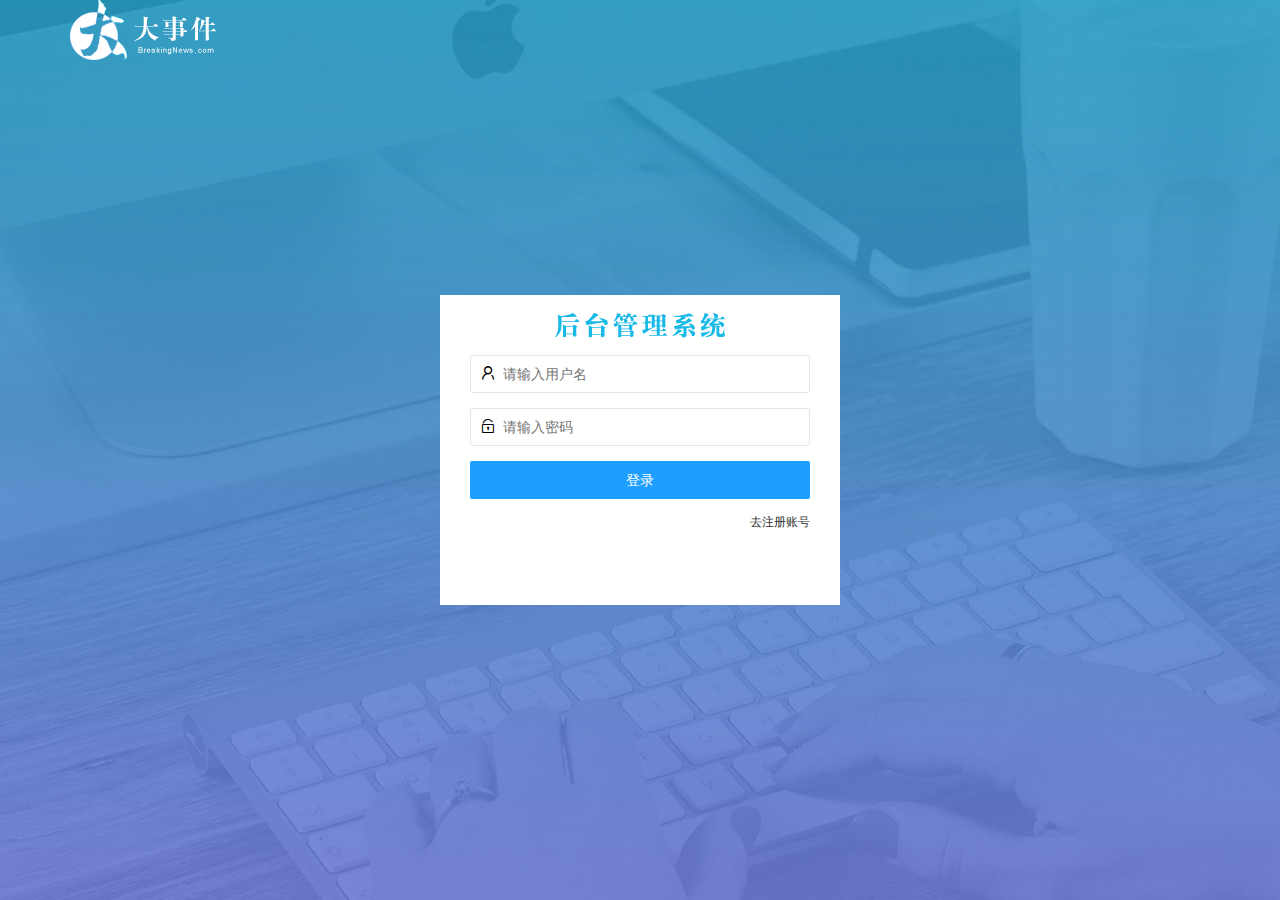
<file: login.html>
<!DOCTYPE html>
<html lang="en">

<head>
    <meta charset="UTF-8">
    <meta http-equiv="X-UA-Compatible" content="IE=edge">
    <meta name="viewport" content="width=device-width, initial-scale=1.0">
    <title>大事件-登录/注册</title>
    <!-- 导入layui的样式 -->
    <link rel="stylesheet" href="./assets/lib/layui/css/layui.css" />
    <!-- 导入自己的样式 -->
    <link rel="stylesheet" href="./assets/css/login.css" />

</head>

<body>
    <!-- 头部的logo区域 -->
    <div class="layui-main">
        <img src="./assets/images/logo.png" alt="" />
    </div>
    <!-- 登录注册区域 -->
    <div class="loginAndRegBox">
        <div class="title-box"></div>
        <!-- 登录的div -->
        <div class="login-box">
            <!-- 登录表单 -->
            <form class="layui-form" id="form_login">
                <!--用户名 -->
                <div class="layui-form-item">
                    <i class="layui-icon layui-icon-username"></i>
                    <input type="text" name="username" required lay-verify="required" placeholder="请输入用户名" autocomplete="off" class="layui-input">
                </div>
                <!-- 密码 -->
                <div class="layui-form-item">
                    <i class="layui-icon layui-icon-password"></i>
                    <input type="password" name="password" required lay-verify="required|pwd" placeholder="请输入密码" autocomplete="off" class="layui-input">
                </div>
                <!-- 登录按钮 -->
                <div class="layui-form-item">
                    <!--注意：表单提交按钮和普通按钮的区别， lay-submit属性 -->
                    <button class="layui-btn layui-btn-fluid layui-btn-normal" lay-submit>登录</button>
                </div>
                <div class="layui-form-item links">
                    <a href="javascript:;" id="link_reg">去注册账号</a>
                </div>
            </form>

        </div>
        <!-- 注册的div -->
        <div class="reg-box">
            <!-- 注册的表单 -->
            <form class="layui-form" id="form_reg">
                <!--用户名 -->
                <div class="layui-form-item">
                    <i class="layui-icon layui-icon-username"></i>
                    <input type="text" name="username" required lay-verify="required" placeholder="请输入用户名" autocomplete="off" class="layui-input">
                </div>
                <!-- 密码 -->
                <div class="layui-form-item">
                    <i class="layui-icon layui-icon-password"></i>
                    <input type="password" name="password" required lay-verify="required|pwd" placeholder="请输入密码" autocomplete="off" class="layui-input">
                </div>
                <!-- 密码确认 -->
                <div class="layui-form-item">
                    <i class="layui-icon layui-icon-password"></i>
                    <input type="password" name="repassword" required lay-verify="required|pwd|repwd" placeholder="再次确认密码" autocomplete="off" class="layui-input">
                </div>
                <!-- 登录按钮 -->
                <div class="layui-form-item">
                    <!--注意：表单提交按钮和普通按钮的区别， lay-submit属性 -->
                    <button class="layui-btn layui-btn-fluid layui-btn-normal" lay-submit>注册</button>
                </div>
                <div class="layui-form-item links">
                    <a href="javascript:;" id="link_login">去登录</a>
                </div>
            </form>


        </div>
    </div>
    <!-- 导入layui 的js文件 -->
    <script src="./assets/lib/layui/layui.all.js"></script>
    <!--导入jQuery -->
    <script src="./assets/lib/jquery.js"></script>
    <!-- 导入自己baseAPI.js -->
    <script src="./assets/js/baseAPI.js"></script>
    <!-- 导入自己js文件 -->
    <script src="./assets/js/login.js"></script>
</body>

</html>
</file>
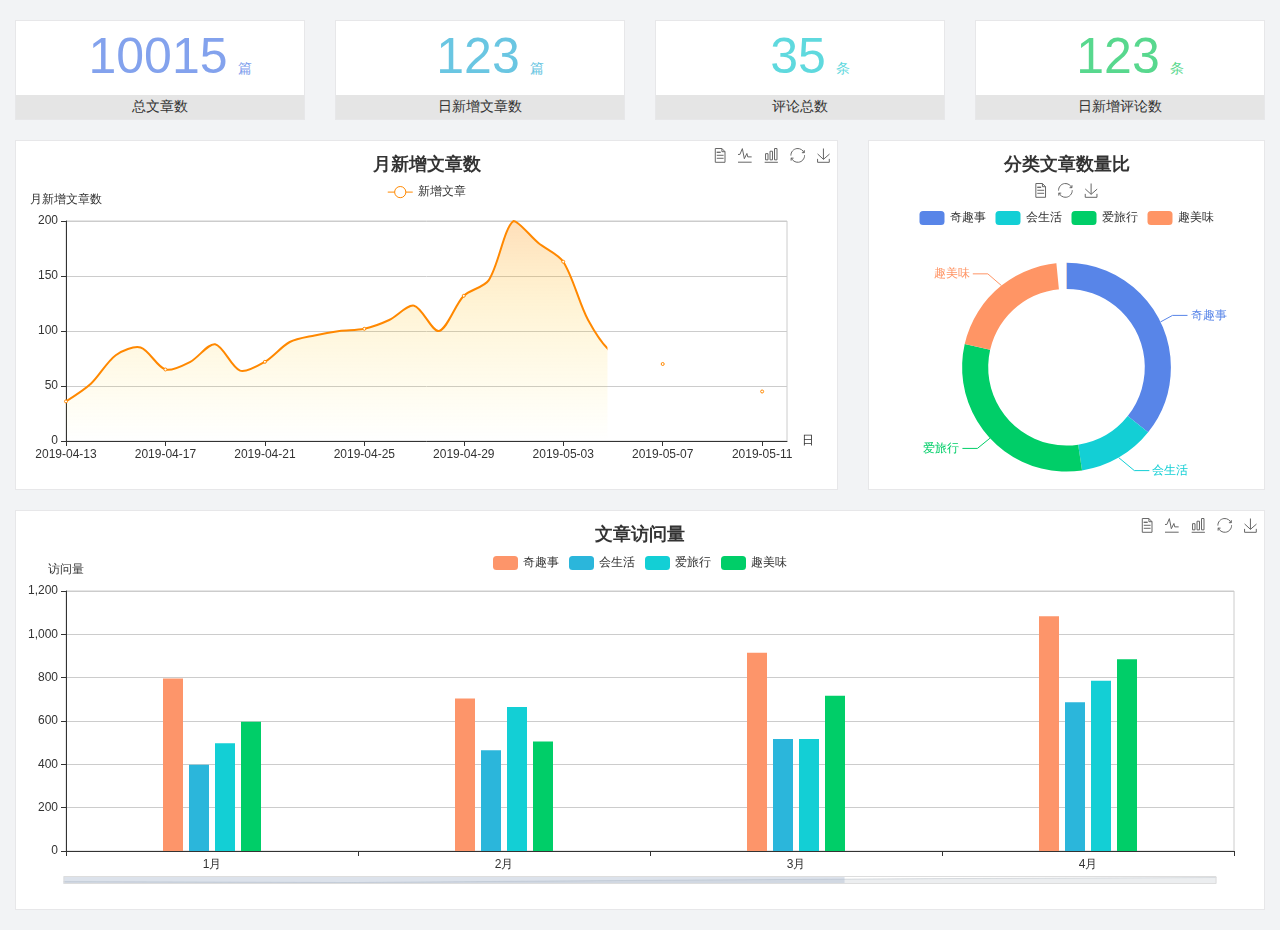
<file: home/dashboard.html>
<!DOCTYPE html>
<html lang="en">

<head>
    <meta charset="UTF-8">
    <meta name="viewport" content="width=device-width, initial-scale=1.0">
    <meta http-equiv="X-UA-Compatible" content="ie=edge">
    <title>图表统计</title>
    <link rel="stylesheet" href="../assets/lib/bootstrap.css" />
    <link rel="stylesheet" href="../assets/lib/main.css">
    <script src="../assets/lib/jquery.js"></script>
    <script type="text/javascript" src="../assets/lib/echarts.min.js"></script>
</head>

<body>
    <div class="container-fluid">
        <div class="row spannel_list">
            <div class="col-sm-3 col-xs-6">
                <div class="spannel">
                    <em>10015</em><span>篇</span>
                    <b>总文章数</b>
                </div>
            </div>
            <div class="col-sm-3 col-xs-6">
                <div class="spannel scolor01">
                    <em>123</em><span>篇</span>
                    <b>日新增文章数</b>
                </div>
            </div>
            <div class="col-sm-3 col-xs-6">
                <div class="spannel scolor02">
                    <em>35</em><span>条</span>
                    <b>评论总数</b>
                </div>
            </div>
            <div class="col-sm-3 col-xs-6">
                <div class="spannel scolor03">
                    <em>123</em><span>条</span>
                    <b>日新增评论数</b>
                </div>
            </div>
        </div>
    </div>

    <div class="container-fluid">
        <div class="row curve-pie">
            <div class="col-lg-8 col-md-8">
                <div class="gragh_pannel" id="curve_show"></div>
            </div>
            <div class="col-lg-4 col-md-4">
                <div class="gragh_pannel" id="pie_show"></div>
            </div>
        </div>
    </div>

    <div class="container-fluid">
        <div class="column_pannel" id="column_show"></div>
    </div>

    <script>
        var oChart = echarts.init(document.getElementById('curve_show'));
        var aList_all = [{
            'count': 36,
            'date': '2019-04-13'
        }, {
            'count': 52,
            'date': '2019-04-14'
        }, {
            'count': 78,
            'date': '2019-04-15'
        }, {
            'count': 85,
            'date': '2019-04-16'
        }, {
            'count': 65,
            'date': '2019-04-17'
        }, {
            'count': 72,
            'date': '2019-04-18'
        }, {
            'count': 88,
            'date': '2019-04-19'
        }, {
            'count': 64,
            'date': '2019-04-20'
        }, {
            'count': 72,
            'date': '2019-04-21'
        }, {
            'count': 90,
            'date': '2019-04-22'
        }, {
            'count': 96,
            'date': '2019-04-23'
        }, {
            'count': 100,
            'date': '2019-04-24'
        }, {
            'count': 102,
            'date': '2019-04-25'
        }, {
            'count': 110,
            'date': '2019-04-26'
        }, {
            'count': 123,
            'date': '2019-04-27'
        }, {
            'count': 100,
            'date': '2019-04-28'
        }, {
            'count': 132,
            'date': '2019-04-29'
        }, {
            'count': 146,
            'date': '2019-04-30'
        }, {
            'count': 200,
            'date': '2019-05-01'
        }, {
            'count': 180,
            'date': '2019-05-02'
        }, {
            'count': 163,
            'date': '2019-05-03'
        }, {
            'count': 110,
            'date': '2019-05-04'
        }, {
            'count': 80,
            'date': '2019-05-05'
        }, {
            'count': 82,
            'date': '2019-05-06'
        }, {
            'count': 70,
            'date': '2019-05-07'
        }, {
            'count': 65,
            'date': '2019-05-08'
        }, {
            'count': 54,
            'date': '2019-05-09'
        }, {
            'count': 40,
            'date': '2019-05-10'
        }, {
            'count': 45,
            'date': '2019-05-11'
        }, {
            'count': 38,
            'date': '2019-05-12'
        }, ];

        let aCount = [];
        let aDate = [];

        for (var i = 0; i < aList_all.length; i++) {
            aCount.push(aList_all[i].count);
            aDate.push(aList_all[i].date);
        }

        var chartopt = {
            title: {
                text: '月新增文章数',
                left: 'center',
                top: '10'
            },
            tooltip: {
                trigger: 'axis'
            },
            legend: {
                data: ['新增文章'],
                top: '40'
            },
            toolbox: {
                show: true,
                feature: {
                    mark: {
                        show: true
                    },
                    dataView: {
                        show: true,
                        readOnly: false
                    },
                    magicType: {
                        show: true,
                        type: ['line', 'bar']
                    },
                    restore: {
                        show: true
                    },
                    saveAsImage: {
                        show: true
                    }
                }
            },
            calculable: true,
            xAxis: [{
                name: '日',
                type: 'category',
                boundaryGap: false,
                data: aDate
            }],
            yAxis: [{
                name: '月新增文章数',
                type: 'value'
            }],
            series: [{
                name: '新增文章',
                type: 'line',
                smooth: true,
                itemStyle: {
                    normal: {
                        areaStyle: {
                            type: 'default'
                        },
                        color: '#f80'
                    },
                    lineStyle: {
                        color: '#f80'
                    }
                },
                data: aCount
            }],
            areaStyle: {
                normal: {
                    color: new echarts.graphic.LinearGradient(0, 0, 0, 1, [{
                        offset: 0,
                        color: 'rgba(255,136,0,0.39)'
                    }, {
                        offset: .34,
                        color: 'rgba(255,180,0,0.25)'
                    }, {
                        offset: 1,
                        color: 'rgba(255,222,0,0.00)'
                    }])

                }
            },
            grid: {
                show: true,
                x: 50,
                x2: 50,
                y: 80,
                height: 220
            }
        };

        oChart.setOption(chartopt);


        var oPie = echarts.init(document.getElementById('pie_show'));
        var oPieopt = {
            title: {
                top: 10,
                text: '分类文章数量比',
                x: 'center'
            },
            tooltip: {
                trigger: 'item',
                formatter: "{a} <br/>{b} : {c} ({d}%)"
            },
            color: ['#5885e8', '#13cfd5', '#00ce68', '#ff9565'],
            legend: {
                x: 'center',
                top: 65,
                data: ['奇趣事', '会生活', '爱旅行', '趣美味']
            },
            toolbox: {
                show: true,
                x: 'center',
                top: 35,
                feature: {
                    mark: {
                        show: true
                    },
                    dataView: {
                        show: true,
                        readOnly: false
                    },
                    magicType: {
                        show: true,
                        type: ['pie', 'funnel'],
                        option: {
                            funnel: {
                                x: '25%',
                                width: '50%',
                                funnelAlign: 'left',
                                max: 1548
                            }
                        }
                    },
                    restore: {
                        show: true
                    },
                    saveAsImage: {
                        show: true
                    }
                }
            },
            calculable: true,
            series: [{
                name: '访问来源',
                type: 'pie',
                radius: ['45%', '60%'],
                center: ['50%', '65%'],
                data: [{
                    value: 300,
                    name: '奇趣事'
                }, {
                    value: 100,
                    name: '会生活'
                }, {
                    value: 260,
                    name: '爱旅行'
                }, {
                    value: 180,
                    name: '趣美味'
                }]
            }]
        };
        oPie.setOption(oPieopt);



        var oColumn = this.echarts.init(document.getElementById('column_show'));
        var oColumnopt = {
            title: {
                text: '文章访问量',
                left: 'center',
                top: '10'
            },
            tooltip: {
                trigger: 'axis'
            },
            legend: {
                data: ['奇趣事', '会生活', '爱旅行', '趣美味'],
                top: '40'
            },
            toolbox: {
                show: true,
                feature: {
                    mark: {
                        show: true
                    },
                    dataView: {
                        show: true,
                        readOnly: false
                    },
                    magicType: {
                        show: true,
                        type: ['line', 'bar']
                    },
                    restore: {
                        show: true
                    },
                    saveAsImage: {
                        show: true
                    }
                }
            },
            calculable: true,
            xAxis: [{
                type: 'category',
                data: ['1月', '2月', '3月', '4月', '5月']
            }],
            yAxis: [{
                name: '访问量',
                type: 'value'
            }],
            series: [{
                name: '奇趣事',
                type: 'bar',
                barWidth: 20,
                itemStyle: {
                    normal: {
                        areaStyle: {
                            type: 'default'
                        },
                        color: '#fd956a'
                    }
                },
                data: [800, 708, 920, 1090, 1200]
            }, {
                name: '会生活',
                type: 'bar',
                barWidth: 20,
                itemStyle: {
                    normal: {
                        areaStyle: {
                            type: 'default'
                        },
                        color: '#2bb6db'
                    }
                },
                data: [400, 468, 520, 690, 800]
            }, {
                name: '爱旅行',
                type: 'bar',
                barWidth: 20,
                itemStyle: {
                    normal: {
                        areaStyle: {
                            type: 'default'
                        },
                        color: '#13cfd5'
                    }
                },
                data: [500, 668, 520, 790, 900]
            }, {
                name: '趣美味',
                type: 'bar',
                barWidth: 20,
                itemStyle: {
                    normal: {
                        areaStyle: {
                            type: 'default'
                        },
                        color: '#00ce68'
                    }
                },
                data: [600, 508, 720, 890, 1000]
            }],
            grid: {
                show: true,
                x: 50,
                x2: 30,
                y: 80,
                height: 260
            },
            dataZoom: [ //给x轴设置滚动条
                {
                    start: 0, //默认为0
                    end: 100 - 1000 / 31, //默认为100
                    type: 'slider',
                    show: true,
                    xAxisIndex: [0],
                    handleSize: 0, //滑动条的 左右2个滑动条的大小
                    height: 8, //组件高度
                    left: 45, //左边的距离
                    right: 50, //右边的距离
                    bottom: 26, //右边的距离
                    handleColor: '#ddd', //h滑动图标的颜色
                    handleStyle: {
                        borderColor: "#cacaca",
                        borderWidth: "1",
                        shadowBlur: 2,
                        background: "#ddd",
                        shadowColor: "#ddd",
                    }
                }
            ]
        };
        oColumn.setOption(oColumnopt);
    </script>
</body>

</html>
</file>
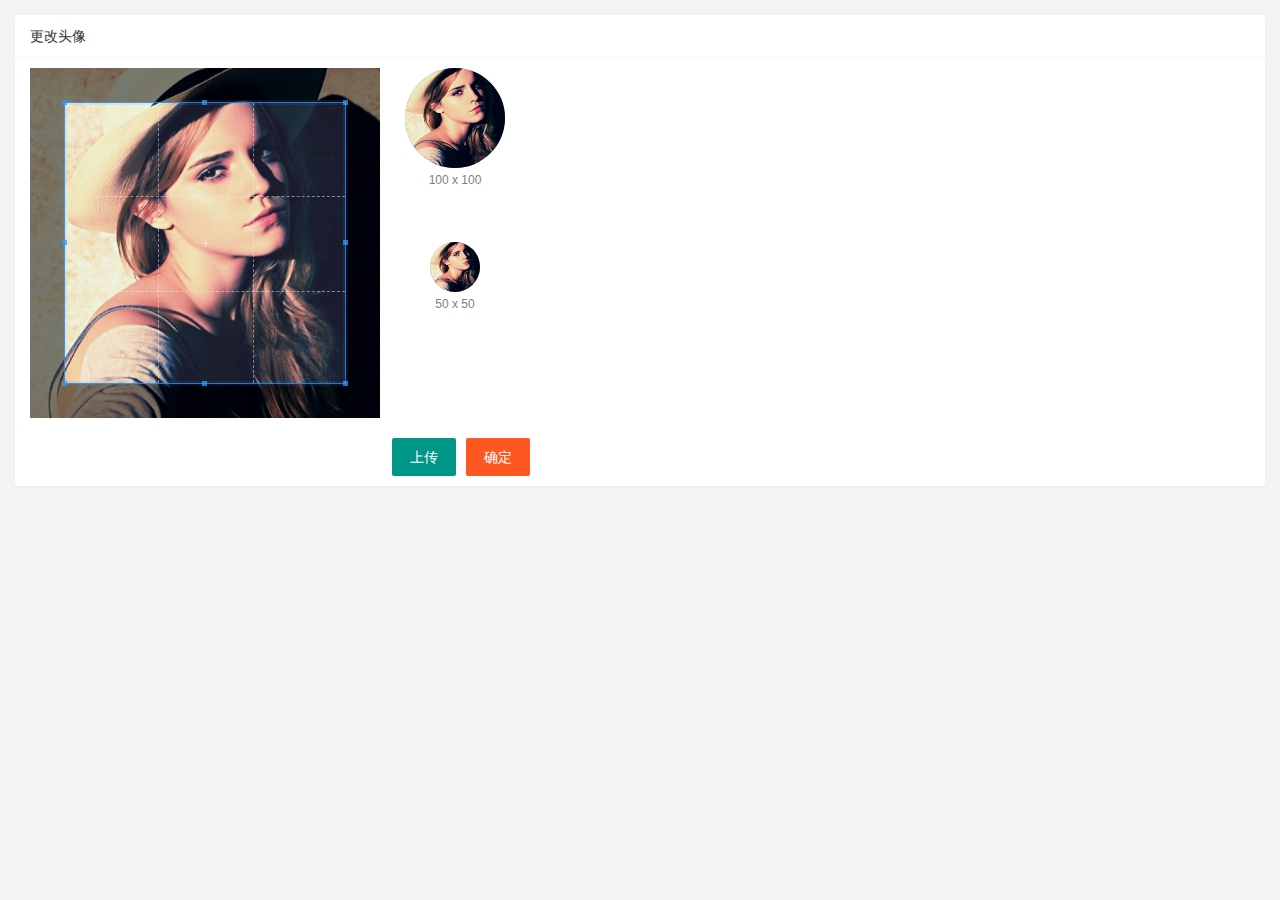
<file: user/user_avatar.html>
<!DOCTYPE html>
<html lang="en">

<head>
    <meta charset="UTF-8">
    <meta http-equiv="X-UA-Compatible" content="IE=edge">
    <meta name="viewport" content="width=device-width, initial-scale=1.0">
    <title>Document</title>
    <link rel="stylesheet" href="/assets/lib/layui/css/layui.css">
    <!-- 导入图片的裁剪的样式 -->
    <link rel="stylesheet" href="/assets/lib/cropper/cropper.css" />
    <link rel="stylesheet" href="/assets/css/user/user_avatar.css">
</head>

<body>
    <!-- 卡片区域 -->
    <div class="layui-card">
        <div class="layui-card-header">更改头像</div>
        <div class="layui-card-body">
            <!-- 第一行的图片裁剪和预览区域 -->
            <div class="row1">
                <!-- 图片裁剪区域 -->
                <div class="cropper-box">
                    <!-- 这个 img 标签很重要，将来会把它初始化为裁剪区域 -->
                    <img id="image" src="/assets/images/sample.jpg" />
                </div>
                <!-- 图片的预览区域 -->
                <div class="preview-box">
                    <div>
                        <!-- 宽高为 100px 的预览区域 -->
                        <div class="img-preview w100"></div>
                        <p class="size">100 x 100</p>
                    </div>
                    <div>
                        <!-- 宽高为 50px 的预览区域 -->
                        <div class="img-preview w50"></div>
                        <p class="size">50 x 50</p>
                    </div>
                </div>
            </div>

            <!-- 第二行的按钮区域 -->
            <div class="row2">
                <input type="file" id="file" accept="image/png,image/jpeg" />
                <button type="button" class="layui-btn" id="btnChooseImage">上传</button>
                <button type="button" class="layui-btn layui-btn-danger" id="btnUpload">确定</button>
            </div>
        </div>
    </div>
    <script src="/assets/lib/layui/layui.all.js"></script>
    <script src="/assets/lib/jquery.js"></script>
    <script src="/assets/js/baseAPI.js"></script>
    <script src="/assets/lib/cropper/Cropper.js"></script>
    <script src="/assets/lib/cropper/jquery-cropper.js"></script>
    <script src="/assets/js/user_avatar.js"></script>
</body>

</html>
</file>
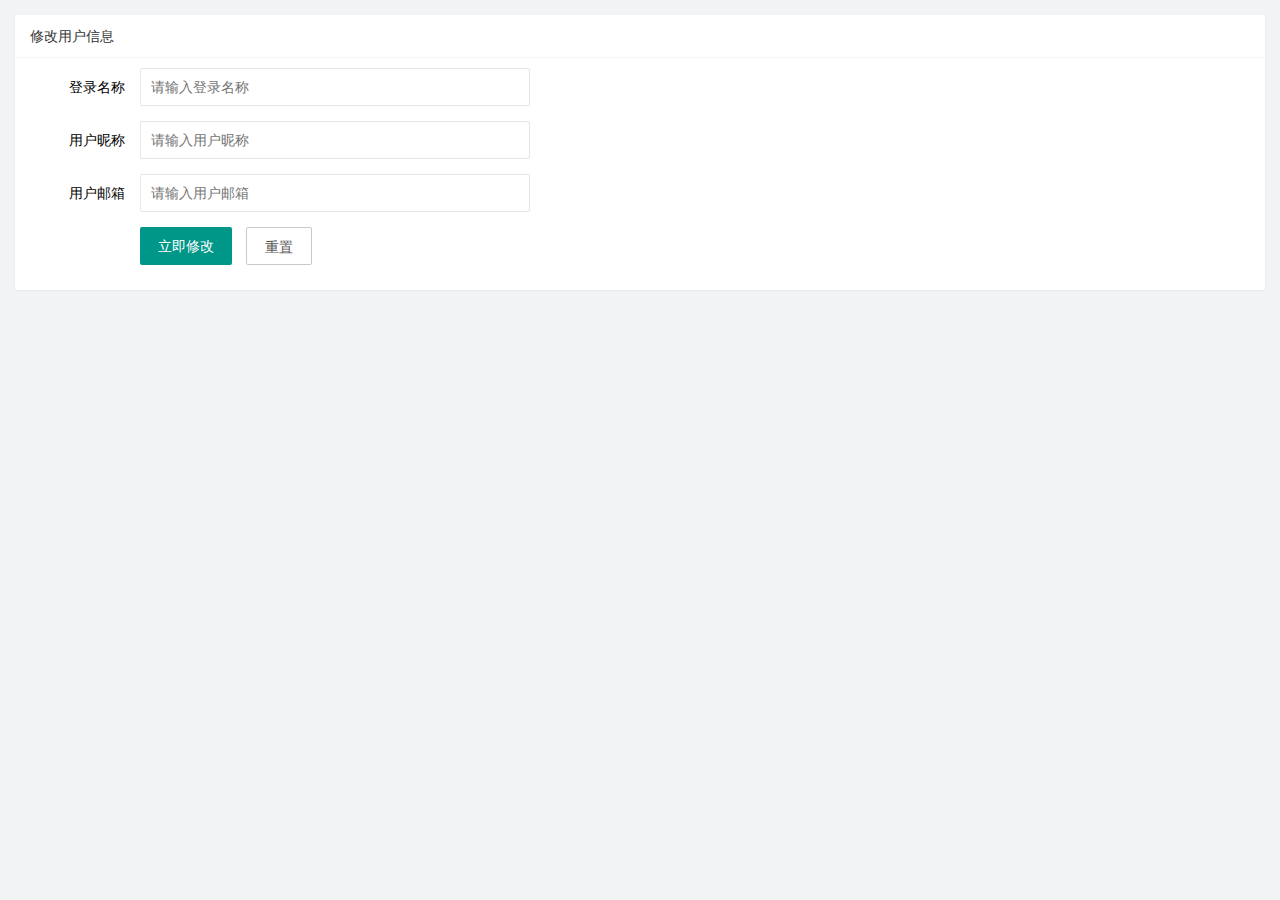
<file: user/user_info.html>
<!DOCTYPE html>
<html lang="en">

<head>
    <meta charset="UTF-8">
    <meta http-equiv="X-UA-Compatible" content="IE=edge">
    <meta name="viewport" content="width=device-width, initial-scale=1.0">
    <title>Document</title>
    <!-- 导入layui的样式 -->
    <link rel="stylesheet" href="/assets/lib/layui/css/layui.css" />
    <!-- 导入自己的css样式 -->
    <link rel="stylesheet" href="/assets/css/user/user_info.css" />
</head>

<body>
    <!-- 卡片区域  -->
    <div class="layui-card">
        <div class="layui-card-header">修改用户信息</div>
        <div class="layui-card-body">
            <!-- form表单 -->
            <form class="layui-form" lay-filter="formUserInfo">
                <!-- 这是隐藏域 -->
                <input type="hidden" name="id">
                <div class="layui-form-item">
                    <label class="layui-form-label">登录名称</label>
                    <div class="layui-input-block">
                        <input type="text" name="username" required lay-verify="required" placeholder="请输入登录名称" autocomplete="off" class="layui-input" readonly>
                    </div>
                </div>
                <div class="layui-form-item">
                    <label class="layui-form-label">用户昵称</label>
                    <div class="layui-input-block">
                        <input type="text" name="nickname" required lay-verify="required|nickname" placeholder="请输入用户昵称" autocomplete="off" class="layui-input">
                    </div>
                </div>
                <div class="layui-form-item">
                    <label class="layui-form-label">用户邮箱</label>
                    <div class="layui-input-block">
                        <input type="text" name="email" required lay-verify="required|email" placeholder="请输入用户邮箱" autocomplete="off" class="layui-input">
                    </div>
                </div>
                <div class="layui-form-item">
                    <div class="layui-input-block">
                        <button class="layui-btn" lay-submit lay-filter="formDemo">立即修改</button>
                        <button type="reset" class="layui-btn layui-btn-primary" id="btnReset">重置</button>
                    </div>
                </div>
            </form>
        </div>
    </div>
    <!-- 导入layui的js文件 -->
    <script src="/assets/lib/layui/layui.all.js"></script>
    <!-- 导入jQuery -->
    <script src="/assets/lib/jquery.js"></script>
    <!--导入baseAPI 文件  -->
    <script src="/assets/js/baseAPI.js"></script>
    <!-- 导入自己的js文件 -->
    <script src="/assets/js/user_info.js"></script>
</body>

</html>
</file>
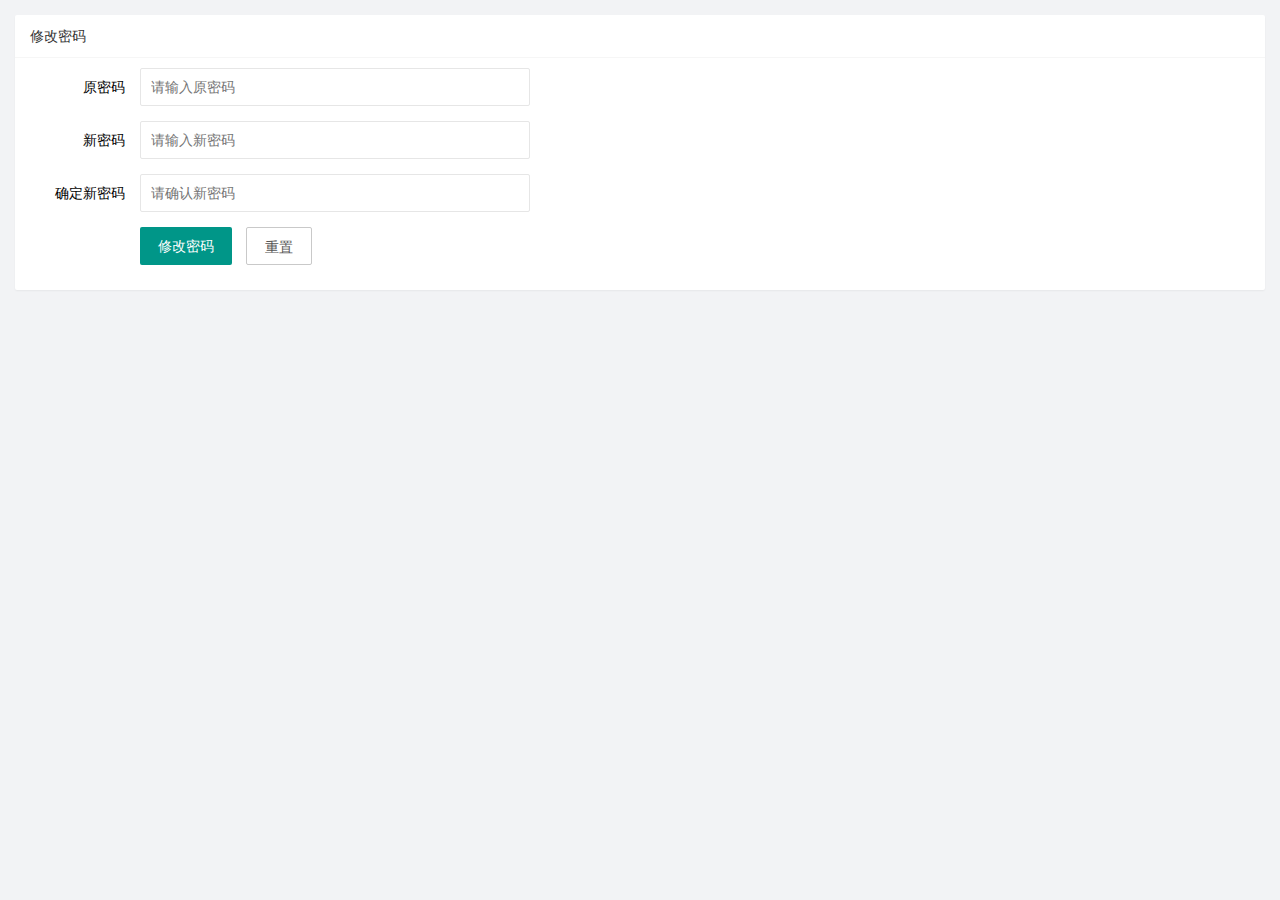
<file: user/user_pwd.html>
<!DOCTYPE html>
<html lang="en">

<head>
    <meta charset="UTF-8">
    <meta http-equiv="X-UA-Compatible" content="IE=edge">
    <meta name="viewport" content="width=device-width, initial-scale=1.0">
    <title>Document</title>
    <!-- 导入layui 的样式-->
    <link rel="stylesheet" href="/assets/lib\/layui/css/\layui.css">
    <!-- 导入自己的样式 -->
    <link rel="stylesheet" href="/assets/css/user/user_pwd.css">
</head>

<body>
    <!-- 卡片区域 -->
    <div class="layui-card">
        <div class="layui-card-header">修改密码</div>
        <div class="layui-card-body">
            <form class="layui-form">
                <div class="layui-form-item">
                    <label class="layui-form-label">原密码</label>
                    <div class="layui-input-block">
                        <input type="password" name="oldPwd" required lay-verify="required|pwd" placeholder="请输入原密码" autocomplete="off" class="layui-input">
                    </div>
                </div>
                <div class="layui-form-item">
                    <label class="layui-form-label">新密码</label>
                    <div class="layui-input-block">
                        <input type="password" name="newPwd" required lay-verify="required|pwd|samePwd" placeholder="请输入新密码" autocomplete="off" class="layui-input">
                    </div>
                </div>
                <div class="layui-form-item">
                    <label class="layui-form-label">确定新密码</label>
                    <div class="layui-input-block">
                        <input type="password" name="rePwd" required lay-verify="required|pwd|rePwd" placeholder="请确认新密码" autocomplete="off" class="layui-input">
                    </div>
                </div>
                <div class="layui-form-item">
                    <div class="layui-input-block">
                        <button class="layui-btn" lay-submit lay-filter="formDemo">修改密码</button>
                        <button type="reset" class="layui-btn layui-btn-primary">重置</button>
                    </div>
                </div>
            </form>
        </div>
    </div>
    <!-- 导入layui 的js文件 -->
    <script src="/assets/lib/layui/layui.all.js"></script>
    <!-- 导入jquery的js 文件 -->
    <script src="/assets/lib/jquery.js"></script>
    <!-- 导入baseAPI 配置ajax的js文件 -->
    <script src="/assets/js/baseAPI.js"></script>
    <!-- 导入自己js文件 -->
    <script src="/assets/js/user_pwd.js"></script>
</body>

</html>
</file>
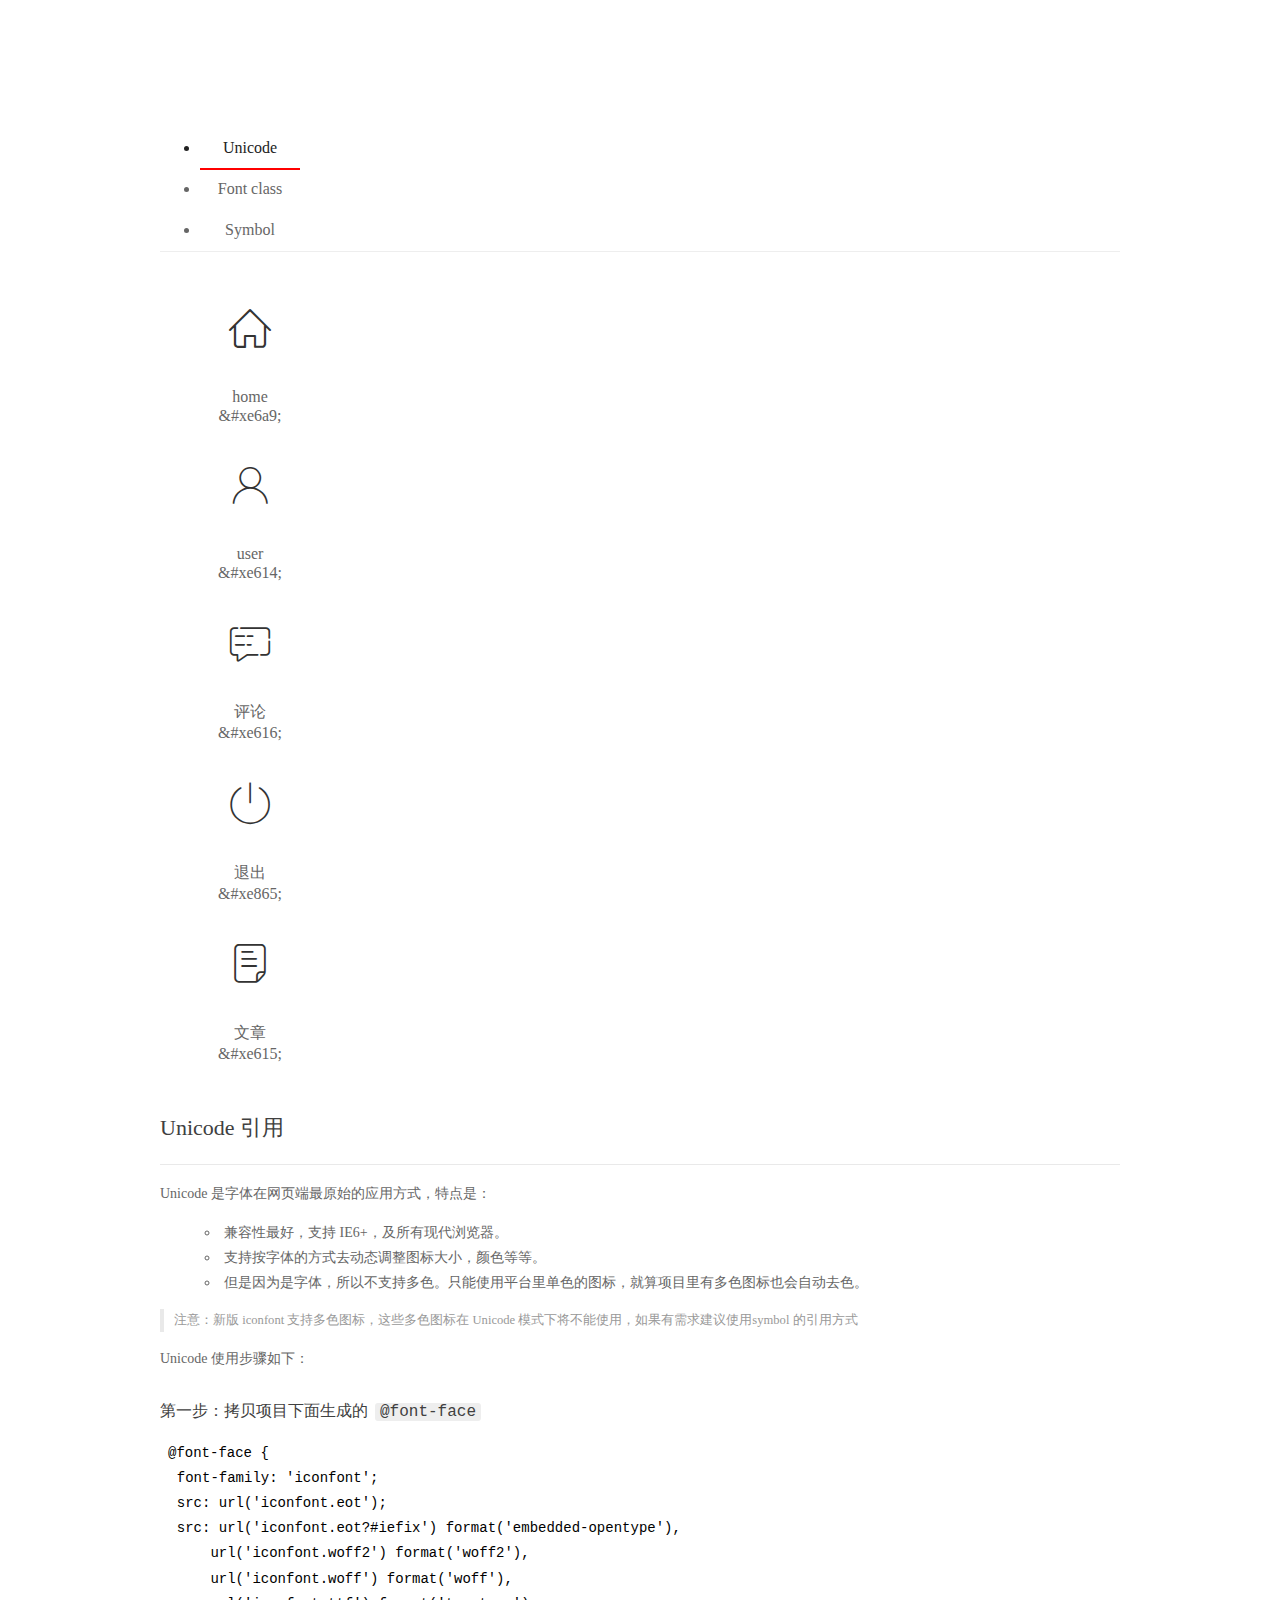
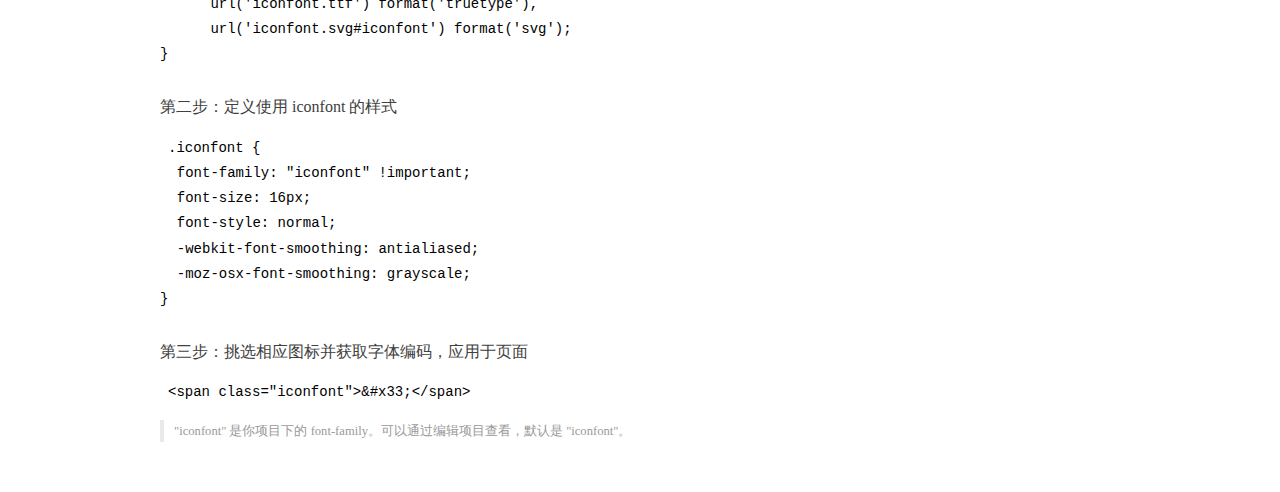
<file: assets/fonts/demo_index.html>
<!DOCTYPE html>
<html>
<head>
  <meta charset="utf-8"/>
  <title>IconFont Demo</title>
  <link rel="shortcut icon" href="https://gtms04.alicdn.com/tps/i4/TB1_oz6GVXXXXaFXpXXJDFnIXXX-64-64.ico" type="image/x-icon"/>
  <link rel="stylesheet" href="https://g.alicdn.com/thx/cube/1.3.2/cube.min.css">
  <link rel="stylesheet" href="demo.css">
  <link rel="stylesheet" href="iconfont.css">
  <script src="iconfont.js"></script>
  <!-- jQuery -->
  <script src="https://a1.alicdn.com/oss/uploads/2018/12/26/7bfddb60-08e8-11e9-9b04-53e73bb6408b.js"></script>
  <!-- 代码高亮 -->
  <script src="https://a1.alicdn.com/oss/uploads/2018/12/26/a3f714d0-08e6-11e9-8a15-ebf944d7534c.js"></script>
</head>
<body>
  <div class="main">
    <h1 class="logo"><a href="https://www.iconfont.cn/" title="iconfont 首页" target="_blank">&#xe86b;</a></h1>
    <div class="nav-tabs">
      <ul id="tabs" class="dib-box">
        <li class="dib active"><span>Unicode</span></li>
        <li class="dib"><span>Font class</span></li>
        <li class="dib"><span>Symbol</span></li>
      </ul>
      
    </div>
    <div class="tab-container">
      <div class="content unicode" style="display: block;">
          <ul class="icon_lists dib-box">
          
            <li class="dib">
              <span class="icon iconfont">&#xe6a9;</span>
                <div class="name">home</div>
                <div class="code-name">&amp;#xe6a9;</div>
              </li>
          
            <li class="dib">
              <span class="icon iconfont">&#xe614;</span>
                <div class="name">user</div>
                <div class="code-name">&amp;#xe614;</div>
              </li>
          
            <li class="dib">
              <span class="icon iconfont">&#xe616;</span>
                <div class="name">评论</div>
                <div class="code-name">&amp;#xe616;</div>
              </li>
          
            <li class="dib">
              <span class="icon iconfont">&#xe865;</span>
                <div class="name">退出</div>
                <div class="code-name">&amp;#xe865;</div>
              </li>
          
            <li class="dib">
              <span class="icon iconfont">&#xe615;</span>
                <div class="name">文章</div>
                <div class="code-name">&amp;#xe615;</div>
              </li>
          
          </ul>
          <div class="article markdown">
          <h2 id="unicode-">Unicode 引用</h2>
          <hr>

          <p>Unicode 是字体在网页端最原始的应用方式，特点是：</p>
          <ul>
            <li>兼容性最好，支持 IE6+，及所有现代浏览器。</li>
            <li>支持按字体的方式去动态调整图标大小，颜色等等。</li>
            <li>但是因为是字体，所以不支持多色。只能使用平台里单色的图标，就算项目里有多色图标也会自动去色。</li>
          </ul>
          <blockquote>
            <p>注意：新版 iconfont 支持多色图标，这些多色图标在 Unicode 模式下将不能使用，如果有需求建议使用symbol 的引用方式</p>
          </blockquote>
          <p>Unicode 使用步骤如下：</p>
          <h3 id="-font-face">第一步：拷贝项目下面生成的 <code>@font-face</code></h3>
<pre><code class="language-css"
>@font-face {
  font-family: 'iconfont';
  src: url('iconfont.eot');
  src: url('iconfont.eot?#iefix') format('embedded-opentype'),
      url('iconfont.woff2') format('woff2'),
      url('iconfont.woff') format('woff'),
      url('iconfont.ttf') format('truetype'),
      url('iconfont.svg#iconfont') format('svg');
}
</code></pre>
          <h3 id="-iconfont-">第二步：定义使用 iconfont 的样式</h3>
<pre><code class="language-css"
>.iconfont {
  font-family: "iconfont" !important;
  font-size: 16px;
  font-style: normal;
  -webkit-font-smoothing: antialiased;
  -moz-osx-font-smoothing: grayscale;
}
</code></pre>
          <h3 id="-">第三步：挑选相应图标并获取字体编码，应用于页面</h3>
<pre>
<code class="language-html"
>&lt;span class="iconfont"&gt;&amp;#x33;&lt;/span&gt;
</code></pre>
          <blockquote>
            <p>"iconfont" 是你项目下的 font-family。可以通过编辑项目查看，默认是 "iconfont"。</p>
          </blockquote>
          </div>
      </div>
      <div class="content font-class">
        <ul class="icon_lists dib-box">
          
          <li class="dib">
            <span class="icon iconfont icon-home"></span>
            <div class="name">
              home
            </div>
            <div class="code-name">.icon-home
            </div>
          </li>
          
          <li class="dib">
            <span class="icon iconfont icon-user"></span>
            <div class="name">
              user
            </div>
            <div class="code-name">.icon-user
            </div>
          </li>
          
          <li class="dib">
            <span class="icon iconfont icon-pinglun"></span>
            <div class="name">
              评论
            </div>
            <div class="code-name">.icon-pinglun
            </div>
          </li>
          
          <li class="dib">
            <span class="icon iconfont icon-tuichu"></span>
            <div class="name">
              退出
            </div>
            <div class="code-name">.icon-tuichu
            </div>
          </li>
          
          <li class="dib">
            <span class="icon iconfont icon-16"></span>
            <div class="name">
              文章
            </div>
            <div class="code-name">.icon-16
            </div>
          </li>
          
        </ul>
        <div class="article markdown">
        <h2 id="font-class-">font-class 引用</h2>
        <hr>

        <p>font-class 是 Unicode 使用方式的一种变种，主要是解决 Unicode 书写不直观，语意不明确的问题。</p>
        <p>与 Unicode 使用方式相比，具有如下特点：</p>
        <ul>
          <li>兼容性良好，支持 IE8+，及所有现代浏览器。</li>
          <li>相比于 Unicode 语意明确，书写更直观。可以很容易分辨这个 icon 是什么。</li>
          <li>因为使用 class 来定义图标，所以当要替换图标时，只需要修改 class 里面的 Unicode 引用。</li>
          <li>不过因为本质上还是使用的字体，所以多色图标还是不支持的。</li>
        </ul>
        <p>使用步骤如下：</p>
        <h3 id="-fontclass-">第一步：引入项目下面生成的 fontclass 代码：</h3>
<pre><code class="language-html">&lt;link rel="stylesheet" href="./iconfont.css"&gt;
</code></pre>
        <h3 id="-">第二步：挑选相应图标并获取类名，应用于页面：</h3>
<pre><code class="language-html">&lt;span class="iconfont icon-xxx"&gt;&lt;/span&gt;
</code></pre>
        <blockquote>
          <p>"
            iconfont" 是你项目下的 font-family。可以通过编辑项目查看，默认是 "iconfont"。</p>
        </blockquote>
      </div>
      </div>
      <div class="content symbol">
          <ul class="icon_lists dib-box">
          
            <li class="dib">
                <svg class="icon svg-icon" aria-hidden="true">
                  <use xlink:href="#icon-home"></use>
                </svg>
                <div class="name">home</div>
                <div class="code-name">#icon-home</div>
            </li>
          
            <li class="dib">
                <svg class="icon svg-icon" aria-hidden="true">
                  <use xlink:href="#icon-user"></use>
                </svg>
                <div class="name">user</div>
                <div class="code-name">#icon-user</div>
            </li>
          
            <li class="dib">
                <svg class="icon svg-icon" aria-hidden="true">
                  <use xlink:href="#icon-pinglun"></use>
                </svg>
                <div class="name">评论</div>
                <div class="code-name">#icon-pinglun</div>
            </li>
          
            <li class="dib">
                <svg class="icon svg-icon" aria-hidden="true">
                  <use xlink:href="#icon-tuichu"></use>
                </svg>
                <div class="name">退出</div>
                <div class="code-name">#icon-tuichu</div>
            </li>
          
            <li class="dib">
                <svg class="icon svg-icon" aria-hidden="true">
                  <use xlink:href="#icon-16"></use>
                </svg>
                <div class="name">文章</div>
                <div class="code-name">#icon-16</div>
            </li>
          
          </ul>
          <div class="article markdown">
          <h2 id="symbol-">Symbol 引用</h2>
          <hr>

          <p>这是一种全新的使用方式，应该说这才是未来的主流，也是平台目前推荐的用法。相关介绍可以参考这篇<a href="">文章</a>
            这种用法其实是做了一个 SVG 的集合，与另外两种相比具有如下特点：</p>
          <ul>
            <li>支持多色图标了，不再受单色限制。</li>
            <li>通过一些技巧，支持像字体那样，通过 <code>font-size</code>, <code>color</code> 来调整样式。</li>
            <li>兼容性较差，支持 IE9+，及现代浏览器。</li>
            <li>浏览器渲染 SVG 的性能一般，还不如 png。</li>
          </ul>
          <p>使用步骤如下：</p>
          <h3 id="-symbol-">第一步：引入项目下面生成的 symbol 代码：</h3>
<pre><code class="language-html">&lt;script src="./iconfont.js"&gt;&lt;/script&gt;
</code></pre>
          <h3 id="-css-">第二步：加入通用 CSS 代码（引入一次就行）：</h3>
<pre><code class="language-html">&lt;style&gt;
.icon {
  width: 1em;
  height: 1em;
  vertical-align: -0.15em;
  fill: currentColor;
  overflow: hidden;
}
&lt;/style&gt;
</code></pre>
          <h3 id="-">第三步：挑选相应图标并获取类名，应用于页面：</h3>
<pre><code class="language-html">&lt;svg class="icon" aria-hidden="true"&gt;
  &lt;use xlink:href="#icon-xxx"&gt;&lt;/use&gt;
&lt;/svg&gt;
</code></pre>
          </div>
      </div>

    </div>
  </div>
  <script>
  $(document).ready(function () {
      $('.tab-container .content:first').show()

      $('#tabs li').click(function (e) {
        var tabContent = $('.tab-container .content')
        var index = $(this).index()

        if ($(this).hasClass('active')) {
          return
        } else {
          $('#tabs li').removeClass('active')
          $(this).addClass('active')

          tabContent.hide().eq(index).fadeIn()
        }
      })
    })
  </script>
</body>
</html>
</file>
<file: assets/lib/layui/css/layui.css>
/** layui-v2.5.5 MIT License By https://www.layui.com */
 .layui-inline,img{display:inline-block;vertical-align:middle}h1,h2,h3,h4,h5,h6{font-weight:400}.layui-edge,.layui-header,.layui-inline,.layui-main{position:relative}.layui-body,.layui-edge,.layui-elip{overflow:hidden}.layui-btn,.layui-edge,.layui-inline,img{vertical-align:middle}.layui-btn,.layui-disabled,.layui-icon,.layui-unselect{-moz-user-select:none;-webkit-user-select:none;-ms-user-select:none}.layui-elip,.layui-form-checkbox span,.layui-form-pane .layui-form-label{text-overflow:ellipsis;white-space:nowrap}.layui-breadcrumb,.layui-tree-btnGroup{visibility:hidden}blockquote,body,button,dd,div,dl,dt,form,h1,h2,h3,h4,h5,h6,input,li,ol,p,pre,td,textarea,th,ul{margin:0;padding:0;-webkit-tap-highlight-color:rgba(0,0,0,0)}a:active,a:hover{outline:0}img{border:none}li{list-style:none}table{border-collapse:collapse;border-spacing:0}h4,h5,h6{font-size:100%}button,input,optgroup,option,select,textarea{font-family:inherit;font-size:inherit;font-style:inherit;font-weight:inherit;outline:0}pre{white-space:pre-wrap;white-space:-moz-pre-wrap;white-space:-pre-wrap;white-space:-o-pre-wrap;word-wrap:break-word}body{line-height:24px;font:14px Helvetica Neue,Helvetica,PingFang SC,Tahoma,Arial,sans-serif}hr{height:1px;margin:10px 0;border:0;clear:both}a{color:#333;text-decoration:none}a:hover{color:#777}a cite{font-style:normal;*cursor:pointer}.layui-border-box,.layui-border-box *{box-sizing:border-box}.layui-box,.layui-box *{box-sizing:content-box}.layui-clear{clear:both;*zoom:1}.layui-clear:after{content:'\20';clear:both;*zoom:1;display:block;height:0}.layui-inline{*display:inline;*zoom:1}.layui-edge{display:inline-block;width:0;height:0;border-width:6px;border-style:dashed;border-color:transparent}.layui-edge-top{top:-4px;border-bottom-color:#999;border-bottom-style:solid}.layui-edge-right{border-left-color:#999;border-left-style:solid}.layui-edge-bottom{top:2px;border-top-color:#999;border-top-style:solid}.layui-edge-left{border-right-color:#999;border-right-style:solid}.layui-disabled,.layui-disabled:hover{color:#d2d2d2!important;cursor:not-allowed!important}.layui-circle{border-radius:100%}.layui-show{display:block!important}.layui-hide{display:none!important}@font-face{font-family:layui-icon;src:url(../font/iconfont.eot?v=250);src:url(../font/iconfont.eot?v=250#iefix) format('embedded-opentype'),url(../font/iconfont.woff2?v=250) format('woff2'),url(../font/iconfont.woff?v=250) format('woff'),url(../font/iconfont.ttf?v=250) format('truetype'),url(../font/iconfont.svg?v=250#layui-icon) format('svg')}.layui-icon{font-family:layui-icon!important;font-size:16px;font-style:normal;-webkit-font-smoothing:antialiased;-moz-osx-font-smoothing:grayscale}.layui-icon-reply-fill:before{content:"\e611"}.layui-icon-set-fill:before{content:"\e614"}.layui-icon-menu-fill:before{content:"\e60f"}.layui-icon-search:before{content:"\e615"}.layui-icon-share:before{content:"\e641"}.layui-icon-set-sm:before{content:"\e620"}.layui-icon-engine:before{content:"\e628"}.layui-icon-close:before{content:"\1006"}.layui-icon-close-fill:before{content:"\1007"}.layui-icon-chart-screen:before{content:"\e629"}.layui-icon-star:before{content:"\e600"}.layui-icon-circle-dot:before{content:"\e617"}.layui-icon-chat:before{content:"\e606"}.layui-icon-release:before{content:"\e609"}.layui-icon-list:before{content:"\e60a"}.layui-icon-chart:before{content:"\e62c"}.layui-icon-ok-circle:before{content:"\1005"}.layui-icon-layim-theme:before{content:"\e61b"}.layui-icon-table:before{content:"\e62d"}.layui-icon-right:before{content:"\e602"}.layui-icon-left:before{content:"\e603"}.layui-icon-cart-simple:before{content:"\e698"}.layui-icon-face-cry:before{content:"\e69c"}.layui-icon-face-smile:before{content:"\e6af"}.layui-icon-survey:before{content:"\e6b2"}.layui-icon-tree:before{content:"\e62e"}.layui-icon-upload-circle:before{content:"\e62f"}.layui-icon-add-circle:before{content:"\e61f"}.layui-icon-download-circle:before{content:"\e601"}.layui-icon-templeate-1:before{content:"\e630"}.layui-icon-util:before{content:"\e631"}.layui-icon-face-surprised:before{content:"\e664"}.layui-icon-edit:before{content:"\e642"}.layui-icon-speaker:before{content:"\e645"}.layui-icon-down:before{content:"\e61a"}.layui-icon-file:before{content:"\e621"}.layui-icon-layouts:before{content:"\e632"}.layui-icon-rate-half:before{content:"\e6c9"}.layui-icon-add-circle-fine:before{content:"\e608"}.layui-icon-prev-circle:before{content:"\e633"}.layui-icon-read:before{content:"\e705"}.layui-icon-404:before{content:"\e61c"}.layui-icon-carousel:before{content:"\e634"}.layui-icon-help:before{content:"\e607"}.layui-icon-code-circle:before{content:"\e635"}.layui-icon-water:before{content:"\e636"}.layui-icon-username:before{content:"\e66f"}.layui-icon-find-fill:before{content:"\e670"}.layui-icon-about:before{content:"\e60b"}.layui-icon-location:before{content:"\e715"}.layui-icon-up:before{content:"\e619"}.layui-icon-pause:before{content:"\e651"}.layui-icon-date:before{content:"\e637"}.layui-icon-layim-uploadfile:before{content:"\e61d"}.layui-icon-delete:before{content:"\e640"}.layui-icon-play:before{content:"\e652"}.layui-icon-top:before{content:"\e604"}.layui-icon-friends:before{content:"\e612"}.layui-icon-refresh-3:before{content:"\e9aa"}.layui-icon-ok:before{content:"\e605"}.layui-icon-layer:before{content:"\e638"}.layui-icon-face-smile-fine:before{content:"\e60c"}.layui-icon-dollar:before{content:"\e659"}.layui-icon-group:before{content:"\e613"}.layui-icon-layim-download:before{content:"\e61e"}.layui-icon-picture-fine:before{content:"\e60d"}.layui-icon-link:before{content:"\e64c"}.layui-icon-diamond:before{content:"\e735"}.layui-icon-log:before{content:"\e60e"}.layui-icon-rate-solid:before{content:"\e67a"}.layui-icon-fonts-del:before{content:"\e64f"}.layui-icon-unlink:before{content:"\e64d"}.layui-icon-fonts-clear:before{content:"\e639"}.layui-icon-triangle-r:before{content:"\e623"}.layui-icon-circle:before{content:"\e63f"}.layui-icon-radio:before{content:"\e643"}.layui-icon-align-center:before{content:"\e647"}.layui-icon-align-right:before{content:"\e648"}.layui-icon-align-left:before{content:"\e649"}.layui-icon-loading-1:before{content:"\e63e"}.layui-icon-return:before{content:"\e65c"}.layui-icon-fonts-strong:before{content:"\e62b"}.layui-icon-upload:before{content:"\e67c"}.layui-icon-dialogue:before{content:"\e63a"}.layui-icon-video:before{content:"\e6ed"}.layui-icon-headset:before{content:"\e6fc"}.layui-icon-cellphone-fine:before{content:"\e63b"}.layui-icon-add-1:before{content:"\e654"}.layui-icon-face-smile-b:before{content:"\e650"}.layui-icon-fonts-html:before{content:"\e64b"}.layui-icon-form:before{content:"\e63c"}.layui-icon-cart:before{content:"\e657"}.layui-icon-camera-fill:before{content:"\e65d"}.layui-icon-tabs:before{content:"\e62a"}.layui-icon-fonts-code:before{content:"\e64e"}.layui-icon-fire:before{content:"\e756"}.layui-icon-set:before{content:"\e716"}.layui-icon-fonts-u:before{content:"\e646"}.layui-icon-triangle-d:before{content:"\e625"}.layui-icon-tips:before{content:"\e702"}.layui-icon-picture:before{content:"\e64a"}.layui-icon-more-vertical:before{content:"\e671"}.layui-icon-flag:before{content:"\e66c"}.layui-icon-loading:before{content:"\e63d"}.layui-icon-fonts-i:before{content:"\e644"}.layui-icon-refresh-1:before{content:"\e666"}.layui-icon-rmb:before{content:"\e65e"}.layui-icon-home:before{content:"\e68e"}.layui-icon-user:before{content:"\e770"}.layui-icon-notice:before{content:"\e667"}.layui-icon-login-weibo:before{content:"\e675"}.layui-icon-voice:before{content:"\e688"}.layui-icon-upload-drag:before{content:"\e681"}.layui-icon-login-qq:before{content:"\e676"}.layui-icon-snowflake:before{content:"\e6b1"}.layui-icon-file-b:before{content:"\e655"}.layui-icon-template:before{content:"\e663"}.layui-icon-auz:before{content:"\e672"}.layui-icon-console:before{content:"\e665"}.layui-icon-app:before{content:"\e653"}.layui-icon-prev:before{content:"\e65a"}.layui-icon-website:before{content:"\e7ae"}.layui-icon-next:before{content:"\e65b"}.layui-icon-component:before{content:"\e857"}.layui-icon-more:before{content:"\e65f"}.layui-icon-login-wechat:before{content:"\e677"}.layui-icon-shrink-right:before{content:"\e668"}.layui-icon-spread-left:before{content:"\e66b"}.layui-icon-camera:before{content:"\e660"}.layui-icon-note:before{content:"\e66e"}.layui-icon-refresh:before{content:"\e669"}.layui-icon-female:before{content:"\e661"}.layui-icon-male:before{content:"\e662"}.layui-icon-password:before{content:"\e673"}.layui-icon-senior:before{content:"\e674"}.layui-icon-theme:before{content:"\e66a"}.layui-icon-tread:before{content:"\e6c5"}.layui-icon-praise:before{content:"\e6c6"}.layui-icon-star-fill:before{content:"\e658"}.layui-icon-rate:before{content:"\e67b"}.layui-icon-template-1:before{content:"\e656"}.layui-icon-vercode:before{content:"\e679"}.layui-icon-cellphone:before{content:"\e678"}.layui-icon-screen-full:before{content:"\e622"}.layui-icon-screen-restore:before{content:"\e758"}.layui-icon-cols:before{content:"\e610"}.layui-icon-export:before{content:"\e67d"}.layui-icon-print:before{content:"\e66d"}.layui-icon-slider:before{content:"\e714"}.layui-icon-addition:before{content:"\e624"}.layui-icon-subtraction:before{content:"\e67e"}.layui-icon-service:before{content:"\e626"}.layui-icon-transfer:before{content:"\e691"}.layui-main{width:1140px;margin:0 auto}.layui-header{z-index:1000;height:60px}.layui-header a:hover{transition:all .5s;-webkit-transition:all .5s}.layui-side{position:fixed;left:0;top:0;bottom:0;z-index:999;width:200px;overflow-x:hidden}.layui-side-scroll{position:relative;width:220px;height:100%;overflow-x:hidden}.layui-body{position:absolute;left:200px;right:0;top:0;bottom:0;z-index:998;width:auto;overflow-y:auto;box-sizing:border-box}.layui-layout-body{overflow:hidden}.layui-layout-admin .layui-header{background-color:#23262E}.layui-layout-admin .layui-side{top:60px;width:200px;overflow-x:hidden}.layui-layout-admin .layui-body{position:fixed;top:60px;bottom:44px}.layui-layout-admin .layui-main{width:auto;margin:0 15px}.layui-layout-admin .layui-footer{position:fixed;left:200px;right:0;bottom:0;height:44px;line-height:44px;padding:0 15px;background-color:#eee}.layui-layout-admin .layui-logo{position:absolute;left:0;top:0;width:200px;height:100%;line-height:60px;text-align:center;color:#009688;font-size:16px}.layui-layout-admin .layui-header .layui-nav{background:0 0}.layui-layout-left{position:absolute!important;left:200px;top:0}.layui-layout-right{position:absolute!important;right:0;top:0}.layui-container{position:relative;margin:0 auto;padding:0 15px;box-sizing:border-box}.layui-fluid{position:relative;margin:0 auto;padding:0 15px}.layui-row:after,.layui-row:before{content:'';display:block;clear:both}.layui-col-lg1,.layui-col-lg10,.layui-col-lg11,.layui-col-lg12,.layui-col-lg2,.layui-col-lg3,.layui-col-lg4,.layui-col-lg5,.layui-col-lg6,.layui-col-lg7,.layui-col-lg8,.layui-col-lg9,.layui-col-md1,.layui-col-md10,.layui-col-md11,.layui-col-md12,.layui-col-md2,.layui-col-md3,.layui-col-md4,.layui-col-md5,.layui-col-md6,.layui-col-md7,.layui-col-md8,.layui-col-md9,.layui-col-sm1,.layui-col-sm10,.layui-col-sm11,.layui-col-sm12,.layui-col-sm2,.layui-col-sm3,.layui-col-sm4,.layui-col-sm5,.layui-col-sm6,.layui-col-sm7,.layui-col-sm8,.layui-col-sm9,.layui-col-xs1,.layui-col-xs10,.layui-col-xs11,.layui-col-xs12,.layui-col-xs2,.layui-col-xs3,.layui-col-xs4,.layui-col-xs5,.layui-col-xs6,.layui-col-xs7,.layui-col-xs8,.layui-col-xs9{position:relative;display:block;box-sizing:border-box}.layui-col-xs1,.layui-col-xs10,.layui-col-xs11,.layui-col-xs12,.layui-col-xs2,.layui-col-xs3,.layui-col-xs4,.layui-col-xs5,.layui-col-xs6,.layui-col-xs7,.layui-col-xs8,.layui-col-xs9{float:left}.layui-col-xs1{width:8.33333333%}.layui-col-xs2{width:16.66666667%}.layui-col-xs3{width:25%}.layui-col-xs4{width:33.33333333%}.layui-col-xs5{width:41.66666667%}.layui-col-xs6{width:50%}.layui-col-xs7{width:58.33333333%}.layui-col-xs8{width:66.66666667%}.layui-col-xs9{width:75%}.layui-col-xs10{width:83.33333333%}.layui-col-xs11{width:91.66666667%}.layui-col-xs12{width:100%}.layui-col-xs-offset1{margin-left:8.33333333%}.layui-col-xs-offset2{margin-left:16.66666667%}.layui-col-xs-offset3{margin-left:25%}.layui-col-xs-offset4{margin-left:33.33333333%}.layui-col-xs-offset5{margin-left:41.66666667%}.layui-col-xs-offset6{margin-left:50%}.layui-col-xs-offset7{margin-left:58.33333333%}.layui-col-xs-offset8{margin-left:66.66666667%}.layui-col-xs-offset9{margin-left:75%}.layui-col-xs-offset10{margin-left:83.33333333%}.layui-col-xs-offset11{margin-left:91.66666667%}.layui-col-xs-offset12{margin-left:100%}@media screen and (max-width:768px){.layui-hide-xs{display:none!important}.layui-show-xs-block{display:block!important}.layui-show-xs-inline{display:inline!important}.layui-show-xs-inline-block{display:inline-block!important}}@media screen and (min-width:768px){.layui-container{width:750px}.layui-hide-sm{display:none!important}.layui-show-sm-block{display:block!important}.layui-show-sm-inline{display:inline!important}.layui-show-sm-inline-block{display:inline-block!important}.layui-col-sm1,.layui-col-sm10,.layui-col-sm11,.layui-col-sm12,.layui-col-sm2,.layui-col-sm3,.layui-col-sm4,.layui-col-sm5,.layui-col-sm6,.layui-col-sm7,.layui-col-sm8,.layui-col-sm9{float:left}.layui-col-sm1{width:8.33333333%}.layui-col-sm2{width:16.66666667%}.layui-col-sm3{width:25%}.layui-col-sm4{width:33.33333333%}.layui-col-sm5{width:41.66666667%}.layui-col-sm6{width:50%}.layui-col-sm7{width:58.33333333%}.layui-col-sm8{width:66.66666667%}.layui-col-sm9{width:75%}.layui-col-sm10{width:83.33333333%}.layui-col-sm11{width:91.66666667%}.layui-col-sm12{width:100%}.layui-col-sm-offset1{margin-left:8.33333333%}.layui-col-sm-offset2{margin-left:16.66666667%}.layui-col-sm-offset3{margin-left:25%}.layui-col-sm-offset4{margin-left:33.33333333%}.layui-col-sm-offset5{margin-left:41.66666667%}.layui-col-sm-offset6{margin-left:50%}.layui-col-sm-offset7{margin-left:58.33333333%}.layui-col-sm-offset8{margin-left:66.66666667%}.layui-col-sm-offset9{margin-left:75%}.layui-col-sm-offset10{margin-left:83.33333333%}.layui-col-sm-offset11{margin-left:91.66666667%}.layui-col-sm-offset12{margin-left:100%}}@media screen and (min-width:992px){.layui-container{width:970px}.layui-hide-md{display:none!important}.layui-show-md-block{display:block!important}.layui-show-md-inline{display:inline!important}.layui-show-md-inline-block{display:inline-block!important}.layui-col-md1,.layui-col-md10,.layui-col-md11,.layui-col-md12,.layui-col-md2,.layui-col-md3,.layui-col-md4,.layui-col-md5,.layui-col-md6,.layui-col-md7,.layui-col-md8,.layui-col-md9{float:left}.layui-col-md1{width:8.33333333%}.layui-col-md2{width:16.66666667%}.layui-col-md3{width:25%}.layui-col-md4{width:33.33333333%}.layui-col-md5{width:41.66666667%}.layui-col-md6{width:50%}.layui-col-md7{width:58.33333333%}.layui-col-md8{width:66.66666667%}.layui-col-md9{width:75%}.layui-col-md10{width:83.33333333%}.layui-col-md11{width:91.66666667%}.layui-col-md12{width:100%}.layui-col-md-offset1{margin-left:8.33333333%}.layui-col-md-offset2{margin-left:16.66666667%}.layui-col-md-offset3{margin-left:25%}.layui-col-md-offset4{margin-left:33.33333333%}.layui-col-md-offset5{margin-left:41.66666667%}.layui-col-md-offset6{margin-left:50%}.layui-col-md-offset7{margin-left:58.33333333%}.layui-col-md-offset8{margin-left:66.66666667%}.layui-col-md-offset9{margin-left:75%}.layui-col-md-offset10{margin-left:83.33333333%}.layui-col-md-offset11{margin-left:91.66666667%}.layui-col-md-offset12{margin-left:100%}}@media screen and (min-width:1200px){.layui-container{width:1170px}.layui-hide-lg{display:none!important}.layui-show-lg-block{display:block!important}.layui-show-lg-inline{display:inline!important}.layui-show-lg-inline-block{display:inline-block!important}.layui-col-lg1,.layui-col-lg10,.layui-col-lg11,.layui-col-lg12,.layui-col-lg2,.layui-col-lg3,.layui-col-lg4,.layui-col-lg5,.layui-col-lg6,.layui-col-lg7,.layui-col-lg8,.layui-col-lg9{float:left}.layui-col-lg1{width:8.33333333%}.layui-col-lg2{width:16.66666667%}.layui-col-lg3{width:25%}.layui-col-lg4{width:33.33333333%}.layui-col-lg5{width:41.66666667%}.layui-col-lg6{width:50%}.layui-col-lg7{width:58.33333333%}.layui-col-lg8{width:66.66666667%}.layui-col-lg9{width:75%}.layui-col-lg10{width:83.33333333%}.layui-col-lg11{width:91.66666667%}.layui-col-lg12{width:100%}.layui-col-lg-offset1{margin-left:8.33333333%}.layui-col-lg-offset2{margin-left:16.66666667%}.layui-col-lg-offset3{margin-left:25%}.layui-col-lg-offset4{margin-left:33.33333333%}.layui-col-lg-offset5{margin-left:41.66666667%}.layui-col-lg-offset6{margin-left:50%}.layui-col-lg-offset7{margin-left:58.33333333%}.layui-col-lg-offset8{margin-left:66.66666667%}.layui-col-lg-offset9{margin-left:75%}.layui-col-lg-offset10{margin-left:83.33333333%}.layui-col-lg-offset11{margin-left:91.66666667%}.layui-col-lg-offset12{margin-left:100%}}.layui-col-space1{margin:-.5px}.layui-col-space1>*{padding:.5px}.layui-col-space3{margin:-1.5px}.layui-col-space3>*{padding:1.5px}.layui-col-space5{margin:-2.5px}.layui-col-space5>*{padding:2.5px}.layui-col-space8{margin:-3.5px}.layui-col-space8>*{padding:3.5px}.layui-col-space10{margin:-5px}.layui-col-space10>*{padding:5px}.layui-col-space12{margin:-6px}.layui-col-space12>*{padding:6px}.layui-col-space15{margin:-7.5px}.layui-col-space15>*{padding:7.5px}.layui-col-space18{margin:-9px}.layui-col-space18>*{padding:9px}.layui-col-space20{margin:-10px}.layui-col-space20>*{padding:10px}.layui-col-space22{margin:-11px}.layui-col-space22>*{padding:11px}.layui-col-space25{margin:-12.5px}.layui-col-space25>*{padding:12.5px}.layui-col-space30{margin:-15px}.layui-col-space30>*{padding:15px}.layui-btn,.layui-input,.layui-select,.layui-textarea,.layui-upload-button{outline:0;-webkit-appearance:none;transition:all .3s;-webkit-transition:all .3s;box-sizing:border-box}.layui-elem-quote{margin-bottom:10px;padding:15px;line-height:22px;border-left:5px solid #009688;border-radius:0 2px 2px 0;background-color:#f2f2f2}.layui-quote-nm{border-style:solid;border-width:1px 1px 1px 5px;background:0 0}.layui-elem-field{margin-bottom:10px;padding:0;border-width:1px;border-style:solid}.layui-elem-field legend{margin-left:20px;padding:0 10px;font-size:20px;font-weight:300}.layui-field-title{margin:10px 0 20px;border-width:1px 0 0}.layui-field-box{padding:10px 15px}.layui-field-title .layui-field-box{padding:10px 0}.layui-progress{position:relative;height:6px;border-radius:20px;background-color:#e2e2e2}.layui-progress-bar{position:absolute;left:0;top:0;width:0;max-width:100%;height:6px;border-radius:20px;text-align:right;background-color:#5FB878;transition:all .3s;-webkit-transition:all .3s}.layui-progress-big,.layui-progress-big .layui-progress-bar{height:18px;line-height:18px}.layui-progress-text{position:relative;top:-20px;line-height:18px;font-size:12px;color:#666}.layui-progress-big .layui-progress-text{position:static;padding:0 10px;color:#fff}.layui-collapse{border-width:1px;border-style:solid;border-radius:2px}.layui-colla-content,.layui-colla-item{border-top-width:1px;border-top-style:solid}.layui-colla-item:first-child{border-top:none}.layui-colla-title{position:relative;height:42px;line-height:42px;padding:0 15px 0 35px;color:#333;background-color:#f2f2f2;cursor:pointer;font-size:14px;overflow:hidden}.layui-colla-content{display:none;padding:10px 15px;line-height:22px;color:#666}.layui-colla-icon{position:absolute;left:15px;top:0;font-size:14px}.layui-card{margin-bottom:15px;border-radius:2px;background-color:#fff;box-shadow:0 1px 2px 0 rgba(0,0,0,.05)}.layui-card:last-child{margin-bottom:0}.layui-card-header{position:relative;height:42px;line-height:42px;padding:0 15px;border-bottom:1px solid #f6f6f6;color:#333;border-radius:2px 2px 0 0;font-size:14px}.layui-bg-black,.layui-bg-blue,.layui-bg-cyan,.layui-bg-green,.layui-bg-orange,.layui-bg-red{color:#fff!important}.layui-card-body{position:relative;padding:10px 15px;line-height:24px}.layui-card-body[pad15]{padding:15px}.layui-card-body[pad20]{padding:20px}.layui-card-body .layui-table{margin:5px 0}.layui-card .layui-tab{margin:0}.layui-panel-window{position:relative;padding:15px;border-radius:0;border-top:5px solid #E6E6E6;background-color:#fff}.layui-auxiliar-moving{position:fixed;left:0;right:0;top:0;bottom:0;width:100%;height:100%;background:0 0;z-index:9999999999}.layui-form-label,.layui-form-mid,.layui-form-select,.layui-input-block,.layui-input-inline,.layui-textarea{position:relative}.layui-bg-red{background-color:#FF5722!important}.layui-bg-orange{background-color:#FFB800!important}.layui-bg-green{background-color:#009688!important}.layui-bg-cyan{background-color:#2F4056!important}.layui-bg-blue{background-color:#1E9FFF!important}.layui-bg-black{background-color:#393D49!important}.layui-bg-gray{background-color:#eee!important;color:#666!important}.layui-badge-rim,.layui-colla-content,.layui-colla-item,.layui-collapse,.layui-elem-field,.layui-form-pane .layui-form-item[pane],.layui-form-pane .layui-form-label,.layui-input,.layui-layedit,.layui-layedit-tool,.layui-quote-nm,.layui-select,.layui-tab-bar,.layui-tab-card,.layui-tab-title,.layui-tab-title .layui-this:after,.layui-textarea{border-color:#e6e6e6}.layui-timeline-item:before,hr{background-color:#e6e6e6}.layui-text{line-height:22px;font-size:14px;color:#666}.layui-text h1,.layui-text h2,.layui-text h3{font-weight:500;color:#333}.layui-text h1{font-size:30px}.layui-text h2{font-size:24px}.layui-text h3{font-size:18px}.layui-text a:not(.layui-btn){color:#01AAED}.layui-text a:not(.layui-btn):hover{text-decoration:underline}.layui-text ul{padding:5px 0 5px 15px}.layui-text ul li{margin-top:5px;list-style-type:disc}.layui-text em,.layui-word-aux{color:#999!important;padding:0 5px!important}.layui-btn{display:inline-block;height:38px;line-height:38px;padding:0 18px;background-color:#009688;color:#fff;white-space:nowrap;text-align:center;font-size:14px;border:none;border-radius:2px;cursor:pointer}.layui-btn:hover{opacity:.8;filter:alpha(opacity=80);color:#fff}.layui-btn:active{opacity:1;filter:alpha(opacity=100)}.layui-btn+.layui-btn{margin-left:10px}.layui-btn-container{font-size:0}.layui-btn-container .layui-btn{margin-right:10px;margin-bottom:10px}.layui-btn-container .layui-btn+.layui-btn{margin-left:0}.layui-table .layui-btn-container .layui-btn{margin-bottom:9px}.layui-btn-radius{border-radius:100px}.layui-btn .layui-icon{margin-right:3px;font-size:18px;vertical-align:bottom;vertical-align:middle\9}.layui-btn-primary{border:1px solid #C9C9C9;background-color:#fff;color:#555}.layui-btn-primary:hover{border-color:#009688;color:#333}.layui-btn-normal{background-color:#1E9FFF}.layui-btn-warm{background-color:#FFB800}.layui-btn-danger{background-color:#FF5722}.layui-btn-checked{background-color:#5FB878}.layui-btn-disabled,.layui-btn-disabled:active,.layui-btn-disabled:hover{border:1px solid #e6e6e6;background-color:#FBFBFB;color:#C9C9C9;cursor:not-allowed;opacity:1}.layui-btn-lg{height:44px;line-height:44px;padding:0 25px;font-size:16px}.layui-btn-sm{height:30px;line-height:30px;padding:0 10px;font-size:12px}.layui-btn-sm i{font-size:16px!important}.layui-btn-xs{height:22px;line-height:22px;padding:0 5px;font-size:12px}.layui-btn-xs i{font-size:14px!important}.layui-btn-group{display:inline-block;vertical-align:middle;font-size:0}.layui-btn-group .layui-btn{margin-left:0!important;margin-right:0!important;border-left:1px solid rgba(255,255,255,.5);border-radius:0}.layui-btn-group .layui-btn-primary{border-left:none}.layui-btn-group .layui-btn-primary:hover{border-color:#C9C9C9;color:#009688}.layui-btn-group .layui-btn:first-child{border-left:none;border-radius:2px 0 0 2px}.layui-btn-group .layui-btn-primary:first-child{border-left:1px solid #c9c9c9}.layui-btn-group .layui-btn:last-child{border-radius:0 2px 2px 0}.layui-btn-group .layui-btn+.layui-btn{margin-left:0}.layui-btn-group+.layui-btn-group{margin-left:10px}.layui-btn-fluid{width:100%}.layui-input,.layui-select,.layui-textarea{height:38px;line-height:1.3;line-height:38px\9;border-width:1px;border-style:solid;background-color:#fff;border-radius:2px}.layui-input::-webkit-input-placeholder,.layui-select::-webkit-input-placeholder,.layui-textarea::-webkit-input-placeholder{line-height:1.3}.layui-input,.layui-textarea{display:block;width:100%;padding-left:10px}.layui-input:hover,.layui-textarea:hover{border-color:#D2D2D2!important}.layui-input:focus,.layui-textarea:focus{border-color:#C9C9C9!important}.layui-textarea{min-height:100px;height:auto;line-height:20px;padding:6px 10px;resize:vertical}.layui-select{padding:0 10px}.layui-form input[type=checkbox],.layui-form input[type=radio],.layui-form select{display:none}.layui-form [lay-ignore]{display:initial}.layui-form-item{margin-bottom:15px;clear:both;*zoom:1}.layui-form-item:after{content:'\20';clear:both;*zoom:1;display:block;height:0}.layui-form-label{float:left;display:block;padding:9px 15px;width:80px;font-weight:400;line-height:20px;text-align:right}.layui-form-label-col{display:block;float:none;padding:9px 0;line-height:20px;text-align:left}.layui-form-item .layui-inline{margin-bottom:5px;margin-right:10px}.layui-input-block{margin-left:110px;min-height:36px}.layui-input-inline{display:inline-block;vertical-align:middle}.layui-form-item .layui-input-inline{float:left;width:190px;margin-right:10px}.layui-form-text .layui-input-inline{width:auto}.layui-form-mid{float:left;display:block;padding:9px 0!important;line-height:20px;margin-right:10px}.layui-form-danger+.layui-form-select .layui-input,.layui-form-danger:focus{border-color:#FF5722!important}.layui-form-select .layui-input{padding-right:30px;cursor:pointer}.layui-form-select .layui-edge{position:absolute;right:10px;top:50%;margin-top:-3px;cursor:pointer;border-width:6px;border-top-color:#c2c2c2;border-top-style:solid;transition:all .3s;-webkit-transition:all .3s}.layui-form-select dl{display:none;position:absolute;left:0;top:42px;padding:5px 0;z-index:899;min-width:100%;border:1px solid #d2d2d2;max-height:300px;overflow-y:auto;background-color:#fff;border-radius:2px;box-shadow:0 2px 4px rgba(0,0,0,.12);box-sizing:border-box}.layui-form-select dl dd,.layui-form-select dl dt{padding:0 10px;line-height:36px;white-space:nowrap;overflow:hidden;text-overflow:ellipsis}.layui-form-select dl dt{font-size:12px;color:#999}.layui-form-select dl dd{cursor:pointer}.layui-form-select dl dd:hover{background-color:#f2f2f2;-webkit-transition:.5s all;transition:.5s all}.layui-form-select .layui-select-group dd{padding-left:20px}.layui-form-select dl dd.layui-select-tips{padding-left:10px!important;color:#999}.layui-form-select dl dd.layui-this{background-color:#5FB878;color:#fff}.layui-form-checkbox,.layui-form-select dl dd.layui-disabled{background-color:#fff}.layui-form-selected dl{display:block}.layui-form-checkbox,.layui-form-checkbox *,.layui-form-switch{display:inline-block;vertical-align:middle}.layui-form-selected .layui-edge{margin-top:-9px;-webkit-transform:rotate(180deg);transform:rotate(180deg);margin-top:-3px\9}:root .layui-form-selected .layui-edge{margin-top:-9px\0/IE9}.layui-form-selectup dl{top:auto;bottom:42px}.layui-select-none{margin:5px 0;text-align:center;color:#999}.layui-select-disabled .layui-disabled{border-color:#eee!important}.layui-select-disabled .layui-edge{border-top-color:#d2d2d2}.layui-form-checkbox{position:relative;height:30px;line-height:30px;margin-right:10px;padding-right:30px;cursor:pointer;font-size:0;-webkit-transition:.1s linear;transition:.1s linear;box-sizing:border-box}.layui-form-checkbox span{padding:0 10px;height:100%;font-size:14px;border-radius:2px 0 0 2px;background-color:#d2d2d2;color:#fff;overflow:hidden}.layui-form-checkbox:hover span{background-color:#c2c2c2}.layui-form-checkbox i{position:absolute;right:0;top:0;width:30px;height:28px;border:1px solid #d2d2d2;border-left:none;border-radius:0 2px 2px 0;color:#fff;font-size:20px;text-align:center}.layui-form-checkbox:hover i{border-color:#c2c2c2;color:#c2c2c2}.layui-form-checked,.layui-form-checked:hover{border-color:#5FB878}.layui-form-checked span,.layui-form-checked:hover span{background-color:#5FB878}.layui-form-checked i,.layui-form-checked:hover i{color:#5FB878}.layui-form-item .layui-form-checkbox{margin-top:4px}.layui-form-checkbox[lay-skin=primary]{height:auto!important;line-height:normal!important;min-width:18px;min-height:18px;border:none!important;margin-right:0;padding-left:28px;padding-right:0;background:0 0}.layui-form-checkbox[lay-skin=primary] span{padding-left:0;padding-right:15px;line-height:18px;background:0 0;color:#666}.layui-form-checkbox[lay-skin=primary] i{right:auto;left:0;width:16px;height:16px;line-height:16px;border:1px solid #d2d2d2;font-size:12px;border-radius:2px;background-color:#fff;-webkit-transition:.1s linear;transition:.1s linear}.layui-form-checkbox[lay-skin=primary]:hover i{border-color:#5FB878;color:#fff}.layui-form-checked[lay-skin=primary] i{border-color:#5FB878!important;background-color:#5FB878;color:#fff}.layui-checkbox-disbaled[lay-skin=primary] span{background:0 0!important;color:#c2c2c2}.layui-checkbox-disbaled[lay-skin=primary]:hover i{border-color:#d2d2d2}.layui-form-item .layui-form-checkbox[lay-skin=primary]{margin-top:10px}.layui-form-switch{position:relative;height:22px;line-height:22px;min-width:35px;padding:0 5px;margin-top:8px;border:1px solid #d2d2d2;border-radius:20px;cursor:pointer;background-color:#fff;-webkit-transition:.1s linear;transition:.1s linear}.layui-form-switch i{position:absolute;left:5px;top:3px;width:16px;height:16px;border-radius:20px;background-color:#d2d2d2;-webkit-transition:.1s linear;transition:.1s linear}.layui-form-switch em{position:relative;top:0;width:25px;margin-left:21px;padding:0!important;text-align:center!important;color:#999!important;font-style:normal!important;font-size:12px}.layui-form-onswitch{border-color:#5FB878;background-color:#5FB878}.layui-checkbox-disbaled,.layui-checkbox-disbaled i{border-color:#e2e2e2!important}.layui-form-onswitch i{left:100%;margin-left:-21px;background-color:#fff}.layui-form-onswitch em{margin-left:5px;margin-right:21px;color:#fff!important}.layui-checkbox-disbaled span{background-color:#e2e2e2!important}.layui-checkbox-disbaled:hover i{color:#fff!important}[lay-radio]{display:none}.layui-form-radio,.layui-form-radio *{display:inline-block;vertical-align:middle}.layui-form-radio{line-height:28px;margin:6px 10px 0 0;padding-right:10px;cursor:pointer;font-size:0}.layui-form-radio *{font-size:14px}.layui-form-radio>i{margin-right:8px;font-size:22px;color:#c2c2c2}.layui-form-radio>i:hover,.layui-form-radioed>i{color:#5FB878}.layui-radio-disbaled>i{color:#e2e2e2!important}.layui-form-pane .layui-form-label{width:110px;padding:8px 15px;height:38px;line-height:20px;border-width:1px;border-style:solid;border-radius:2px 0 0 2px;text-align:center;background-color:#FBFBFB;overflow:hidden;box-sizing:border-box}.layui-form-pane .layui-input-inline{margin-left:-1px}.layui-form-pane .layui-input-block{margin-left:110px;left:-1px}.layui-form-pane .layui-input{border-radius:0 2px 2px 0}.layui-form-pane .layui-form-text .layui-form-label{float:none;width:100%;border-radius:2px;box-sizing:border-box;text-align:left}.layui-form-pane .layui-form-text .layui-input-inline{display:block;margin:0;top:-1px;clear:both}.layui-form-pane .layui-form-text .layui-input-block{margin:0;left:0;top:-1px}.layui-form-pane .layui-form-text .layui-textarea{min-height:100px;border-radius:0 0 2px 2px}.layui-form-pane .layui-form-checkbox{margin:4px 0 4px 10px}.layui-form-pane .layui-form-radio,.layui-form-pane .layui-form-switch{margin-top:6px;margin-left:10px}.layui-form-pane .layui-form-item[pane]{position:relative;border-width:1px;border-style:solid}.layui-form-pane .layui-form-item[pane] .layui-form-label{position:absolute;left:0;top:0;height:100%;border-width:0 1px 0 0}.layui-form-pane .layui-form-item[pane] .layui-input-inline{margin-left:110px}@media screen and (max-width:450px){.layui-form-item .layui-form-label{text-overflow:ellipsis;overflow:hidden;white-space:nowrap}.layui-form-item .layui-inline{display:block;margin-right:0;margin-bottom:20px;clear:both}.layui-form-item .layui-inline:after{content:'\20';clear:both;display:block;height:0}.layui-form-item .layui-input-inline{display:block;float:none;left:-3px;width:auto;margin:0 0 10px 112px}.layui-form-item .layui-input-inline+.layui-form-mid{margin-left:110px;top:-5px;padding:0}.layui-form-item .layui-form-checkbox{margin-right:5px;margin-bottom:5px}}.layui-layedit{border-width:1px;border-style:solid;border-radius:2px}.layui-layedit-tool{padding:3px 5px;border-bottom-width:1px;border-bottom-style:solid;font-size:0}.layedit-tool-fixed{position:fixed;top:0;border-top:1px solid #e2e2e2}.layui-layedit-tool .layedit-tool-mid,.layui-layedit-tool .layui-icon{display:inline-block;vertical-align:middle;text-align:center;font-size:14px}.layui-layedit-tool .layui-icon{position:relative;width:32px;height:30px;line-height:30px;margin:3px 5px;color:#777;cursor:pointer;border-radius:2px}.layui-layedit-tool .layui-icon:hover{color:#393D49}.layui-layedit-tool .layui-icon:active{color:#000}.layui-layedit-tool .layedit-tool-active{background-color:#e2e2e2;color:#000}.layui-layedit-tool .layui-disabled,.layui-layedit-tool .layui-disabled:hover{color:#d2d2d2;cursor:not-allowed}.layui-layedit-tool .layedit-tool-mid{width:1px;height:18px;margin:0 10px;background-color:#d2d2d2}.layedit-tool-html{width:50px!important;font-size:30px!important}.layedit-tool-b,.layedit-tool-code,.layedit-tool-help{font-size:16px!important}.layedit-tool-d,.layedit-tool-face,.layedit-tool-image,.layedit-tool-unlink{font-size:18px!important}.layedit-tool-image input{position:absolute;font-size:0;left:0;top:0;width:100%;height:100%;opacity:.01;filter:Alpha(opacity=1);cursor:pointer}.layui-layedit-iframe iframe{display:block;width:100%}#LAY_layedit_code{overflow:hidden}.layui-laypage{display:inline-block;*display:inline;*zoom:1;vertical-align:middle;margin:10px 0;font-size:0}.layui-laypage>a:first-child,.layui-laypage>a:first-child em{border-radius:2px 0 0 2px}.layui-laypage>a:last-child,.layui-laypage>a:last-child em{border-radius:0 2px 2px 0}.layui-laypage>:first-child{margin-left:0!important}.layui-laypage>:last-child{margin-right:0!important}.layui-laypage a,.layui-laypage button,.layui-laypage input,.layui-laypage select,.layui-laypage span{border:1px solid #e2e2e2}.layui-laypage a,.layui-laypage span{display:inline-block;*display:inline;*zoom:1;vertical-align:middle;padding:0 15px;height:28px;line-height:28px;margin:0 -1px 5px 0;background-color:#fff;color:#333;font-size:12px}.layui-flow-more a *,.layui-laypage input,.layui-table-view select[lay-ignore]{display:inline-block}.layui-laypage a:hover{color:#009688}.layui-laypage em{font-style:normal}.layui-laypage .layui-laypage-spr{color:#999;font-weight:700}.layui-laypage a{text-decoration:none}.layui-laypage .layui-laypage-curr{position:relative}.layui-laypage .layui-laypage-curr em{position:relative;color:#fff}.layui-laypage .layui-laypage-curr .layui-laypage-em{position:absolute;left:-1px;top:-1px;padding:1px;width:100%;height:100%;background-color:#009688}.layui-laypage-em{border-radius:2px}.layui-laypage-next em,.layui-laypage-prev em{font-family:Sim sun;font-size:16px}.layui-laypage .layui-laypage-count,.layui-laypage .layui-laypage-limits,.layui-laypage .layui-laypage-refresh,.layui-laypage .layui-laypage-skip{margin-left:10px;margin-right:10px;padding:0;border:none}.layui-laypage .layui-laypage-limits,.layui-laypage .layui-laypage-refresh{vertical-align:top}.layui-laypage .layui-laypage-refresh i{font-size:18px;cursor:pointer}.layui-laypage select{height:22px;padding:3px;border-radius:2px;cursor:pointer}.layui-laypage .layui-laypage-skip{height:30px;line-height:30px;color:#999}.layui-laypage button,.layui-laypage input{height:30px;line-height:30px;border-radius:2px;vertical-align:top;background-color:#fff;box-sizing:border-box}.layui-laypage input{width:40px;margin:0 10px;padding:0 3px;text-align:center}.layui-laypage input:focus,.layui-laypage select:focus{border-color:#009688!important}.layui-laypage button{margin-left:10px;padding:0 10px;cursor:pointer}.layui-table,.layui-table-view{margin:10px 0}.layui-flow-more{margin:10px 0;text-align:center;color:#999;font-size:14px}.layui-flow-more a{height:32px;line-height:32px}.layui-flow-more a *{vertical-align:top}.layui-flow-more a cite{padding:0 20px;border-radius:3px;background-color:#eee;color:#333;font-style:normal}.layui-flow-more a cite:hover{opacity:.8}.layui-flow-more a i{font-size:30px;color:#737383}.layui-table{width:100%;background-color:#fff;color:#666}.layui-table tr{transition:all .3s;-webkit-transition:all .3s}.layui-table th{text-align:left;font-weight:400}.layui-table tbody tr:hover,.layui-table thead tr,.layui-table-click,.layui-table-header,.layui-table-hover,.layui-table-mend,.layui-table-patch,.layui-table-tool,.layui-table-total,.layui-table-total tr,.layui-table[lay-even] tr:nth-child(even){background-color:#f2f2f2}.layui-table td,.layui-table th,.layui-table-col-set,.layui-table-fixed-r,.layui-table-grid-down,.layui-table-header,.layui-table-page,.layui-table-tips-main,.layui-table-tool,.layui-table-total,.layui-table-view,.layui-table[lay-skin=line],.layui-table[lay-skin=row]{border-width:1px;border-style:solid;border-color:#e6e6e6}.layui-table td,.layui-table th{position:relative;padding:9px 15px;min-height:20px;line-height:20px;font-size:14px}.layui-table[lay-skin=line] td,.layui-table[lay-skin=line] th{border-width:0 0 1px}.layui-table[lay-skin=row] td,.layui-table[lay-skin=row] th{border-width:0 1px 0 0}.layui-table[lay-skin=nob] td,.layui-table[lay-skin=nob] th{border:none}.layui-table img{max-width:100px}.layui-table[lay-size=lg] td,.layui-table[lay-size=lg] th{padding:15px 30px}.layui-table-view .layui-table[lay-size=lg] .layui-table-cell{height:40px;line-height:40px}.layui-table[lay-size=sm] td,.layui-table[lay-size=sm] th{font-size:12px;padding:5px 10px}.layui-table-view .layui-table[lay-size=sm] .layui-table-cell{height:20px;line-height:20px}.layui-table[lay-data]{display:none}.layui-table-box{position:relative;overflow:hidden}.layui-table-view .layui-table{position:relative;width:auto;margin:0}.layui-table-view .layui-table[lay-skin=line]{border-width:0 1px 0 0}.layui-table-view .layui-table[lay-skin=row]{border-width:0 0 1px}.layui-table-view .layui-table td,.layui-table-view .layui-table th{padding:5px 0;border-top:none;border-left:none}.layui-table-view .layui-table th.layui-unselect .layui-table-cell span{cursor:pointer}.layui-table-view .layui-table td{cursor:default}.layui-table-view .layui-table td[data-edit=text]{cursor:text}.layui-table-view .layui-form-checkbox[lay-skin=primary] i{width:18px;height:18px}.layui-table-view .layui-form-radio{line-height:0;padding:0}.layui-table-view .layui-form-radio>i{margin:0;font-size:20px}.layui-table-init{position:absolute;left:0;top:0;width:100%;height:100%;text-align:center;z-index:110}.layui-table-init .layui-icon{position:absolute;left:50%;top:50%;margin:-15px 0 0 -15px;font-size:30px;color:#c2c2c2}.layui-table-header{border-width:0 0 1px;overflow:hidden}.layui-table-header .layui-table{margin-bottom:-1px}.layui-table-tool .layui-inline[lay-event]{position:relative;width:26px;height:26px;padding:5px;line-height:16px;margin-right:10px;text-align:center;color:#333;border:1px solid #ccc;cursor:pointer;-webkit-transition:.5s all;transition:.5s all}.layui-table-tool .layui-inline[lay-event]:hover{border:1px solid #999}.layui-table-tool-temp{padding-right:120px}.layui-table-tool-self{position:absolute;right:17px;top:10px}.layui-table-tool .layui-table-tool-self .layui-inline[lay-event]{margin:0 0 0 10px}.layui-table-tool-panel{position:absolute;top:29px;left:-1px;padding:5px 0;min-width:150px;min-height:40px;border:1px solid #d2d2d2;text-align:left;overflow-y:auto;background-color:#fff;box-shadow:0 2px 4px rgba(0,0,0,.12)}.layui-table-cell,.layui-table-tool-panel li{overflow:hidden;text-overflow:ellipsis;white-space:nowrap}.layui-table-tool-panel li{padding:0 10px;line-height:30px;-webkit-transition:.5s all;transition:.5s all}.layui-table-tool-panel li .layui-form-checkbox[lay-skin=primary]{width:100%;padding-left:28px}.layui-table-tool-panel li:hover{background-color:#f2f2f2}.layui-table-tool-panel li .layui-form-checkbox[lay-skin=primary] i{position:absolute;left:0;top:0}.layui-table-tool-panel li .layui-form-checkbox[lay-skin=primary] span{padding:0}.layui-table-tool .layui-table-tool-self .layui-table-tool-panel{left:auto;right:-1px}.layui-table-col-set{position:absolute;right:0;top:0;width:20px;height:100%;border-width:0 0 0 1px;background-color:#fff}.layui-table-sort{width:10px;height:20px;margin-left:5px;cursor:pointer!important}.layui-table-sort .layui-edge{position:absolute;left:5px;border-width:5px}.layui-table-sort .layui-table-sort-asc{top:3px;border-top:none;border-bottom-style:solid;border-bottom-color:#b2b2b2}.layui-table-sort .layui-table-sort-asc:hover{border-bottom-color:#666}.layui-table-sort .layui-table-sort-desc{bottom:5px;border-bottom:none;border-top-style:solid;border-top-color:#b2b2b2}.layui-table-sort .layui-table-sort-desc:hover{border-top-color:#666}.layui-table-sort[lay-sort=asc] .layui-table-sort-asc{border-bottom-color:#000}.layui-table-sort[lay-sort=desc] .layui-table-sort-desc{border-top-color:#000}.layui-table-cell{height:28px;line-height:28px;padding:0 15px;position:relative;box-sizing:border-box}.layui-table-cell .layui-form-checkbox[lay-skin=primary]{top:-1px;padding:0}.layui-table-cell .layui-table-link{color:#01AAED}.laytable-cell-checkbox,.laytable-cell-numbers,.laytable-cell-radio,.laytable-cell-space{padding:0;text-align:center}.layui-table-body{position:relative;overflow:auto;margin-right:-1px;margin-bottom:-1px}.layui-table-body .layui-none{line-height:26px;padding:15px;text-align:center;color:#999}.layui-table-fixed{position:absolute;left:0;top:0;z-index:101}.layui-table-fixed .layui-table-body{overflow:hidden}.layui-table-fixed-l{box-shadow:0 -1px 8px rgba(0,0,0,.08)}.layui-table-fixed-r{left:auto;right:-1px;border-width:0 0 0 1px;box-shadow:-1px 0 8px rgba(0,0,0,.08)}.layui-table-fixed-r .layui-table-header{position:relative;overflow:visible}.layui-table-mend{position:absolute;right:-49px;top:0;height:100%;width:50px}.layui-table-tool{position:relative;z-index:890;width:100%;min-height:50px;line-height:30px;padding:10px 15px;border-width:0 0 1px}.layui-table-tool .layui-btn-container{margin-bottom:-10px}.layui-table-page,.layui-table-total{border-width:1px 0 0;margin-bottom:-1px;overflow:hidden}.layui-table-page{position:relative;width:100%;padding:7px 7px 0;height:41px;font-size:12px;white-space:nowrap}.layui-table-page>div{height:26px}.layui-table-page .layui-laypage{margin:0}.layui-table-page .layui-laypage a,.layui-table-page .layui-laypage span{height:26px;line-height:26px;margin-bottom:10px;border:none;background:0 0}.layui-table-page .layui-laypage a,.layui-table-page .layui-laypage span.layui-laypage-curr{padding:0 12px}.layui-table-page .layui-laypage span{margin-left:0;padding:0}.layui-table-page .layui-laypage .layui-laypage-prev{margin-left:-7px!important}.layui-table-page .layui-laypage .layui-laypage-curr .layui-laypage-em{left:0;top:0;padding:0}.layui-table-page .layui-laypage button,.layui-table-page .layui-laypage input{height:26px;line-height:26px}.layui-table-page .layui-laypage input{width:40px}.layui-table-page .layui-laypage button{padding:0 10px}.layui-table-page select{height:18px}.layui-table-patch .layui-table-cell{padding:0;width:30px}.layui-table-edit{position:absolute;left:0;top:0;width:100%;height:100%;padding:0 14px 1px;border-radius:0;box-shadow:1px 1px 20px rgba(0,0,0,.15)}.layui-table-edit:focus{border-color:#5FB878!important}select.layui-table-edit{padding:0 0 0 10px;border-color:#C9C9C9}.layui-table-view .layui-form-checkbox,.layui-table-view .layui-form-radio,.layui-table-view .layui-form-switch{top:0;margin:0;box-sizing:content-box}.layui-table-view .layui-form-checkbox{top:-1px;height:26px;line-height:26px}.layui-table-view .layui-form-checkbox i{height:26px}.layui-table-grid .layui-table-cell{overflow:visible}.layui-table-grid-down{position:absolute;top:0;right:0;width:26px;height:100%;padding:5px 0;border-width:0 0 0 1px;text-align:center;background-color:#fff;color:#999;cursor:pointer}.layui-table-grid-down .layui-icon{position:absolute;top:50%;left:50%;margin:-8px 0 0 -8px}.layui-table-grid-down:hover{background-color:#fbfbfb}body .layui-table-tips .layui-layer-content{background:0 0;padding:0;box-shadow:0 1px 6px rgba(0,0,0,.12)}.layui-table-tips-main{margin:-44px 0 0 -1px;max-height:150px;padding:8px 15px;font-size:14px;overflow-y:scroll;background-color:#fff;color:#666}.layui-table-tips-c{position:absolute;right:-3px;top:-13px;width:20px;height:20px;padding:3px;cursor:pointer;background-color:#666;border-radius:50%;color:#fff}.layui-table-tips-c:hover{background-color:#777}.layui-table-tips-c:before{position:relative;right:-2px}.layui-upload-file{display:none!important;opacity:.01;filter:Alpha(opacity=1)}.layui-upload-drag,.layui-upload-form,.layui-upload-wrap{display:inline-block}.layui-upload-list{margin:10px 0}.layui-upload-choose{padding:0 10px;color:#999}.layui-upload-drag{position:relative;padding:30px;border:1px dashed #e2e2e2;background-color:#fff;text-align:center;cursor:pointer;color:#999}.layui-upload-drag .layui-icon{font-size:50px;color:#009688}.layui-upload-drag[lay-over]{border-color:#009688}.layui-upload-iframe{position:absolute;width:0;height:0;border:0;visibility:hidden}.layui-upload-wrap{position:relative;vertical-align:middle}.layui-upload-wrap .layui-upload-file{display:block!important;position:absolute;left:0;top:0;z-index:10;font-size:100px;width:100%;height:100%;opacity:.01;filter:Alpha(opacity=1);cursor:pointer}.layui-transfer-active,.layui-transfer-box{display:inline-block;vertical-align:middle}.layui-transfer-box,.layui-transfer-header,.layui-transfer-search{border-width:0;border-style:solid;border-color:#e6e6e6}.layui-transfer-box{position:relative;border-width:1px;width:200px;height:360px;border-radius:2px;background-color:#fff}.layui-transfer-box .layui-form-checkbox{width:100%;margin:0!important}.layui-transfer-header{height:38px;line-height:38px;padding:0 10px;border-bottom-width:1px}.layui-transfer-search{position:relative;padding:10px;border-bottom-width:1px}.layui-transfer-search .layui-input{height:32px;padding-left:30px;font-size:12px}.layui-transfer-search .layui-icon-search{position:absolute;left:20px;top:50%;margin-top:-8px;color:#666}.layui-transfer-active{margin:0 15px}.layui-transfer-active .layui-btn{display:block;margin:0;padding:0 15px;background-color:#5FB878;border-color:#5FB878;color:#fff}.layui-transfer-active .layui-btn-disabled{background-color:#FBFBFB;border-color:#e6e6e6;color:#C9C9C9}.layui-transfer-active .layui-btn:first-child{margin-bottom:15px}.layui-transfer-active .layui-btn .layui-icon{margin:0;font-size:14px!important}.layui-transfer-data{padding:5px 0;overflow:auto}.layui-transfer-data li{height:32px;line-height:32px;padding:0 10px}.layui-transfer-data li:hover{background-color:#f2f2f2;transition:.5s all}.layui-transfer-data .layui-none{padding:15px 10px;text-align:center;color:#999}.layui-nav{position:relative;padding:0 20px;background-color:#393D49;color:#fff;border-radius:2px;font-size:0;box-sizing:border-box}.layui-nav *{font-size:14px}.layui-nav .layui-nav-item{position:relative;display:inline-block;*display:inline;*zoom:1;vertical-align:middle;line-height:60px}.layui-nav .layui-nav-item a{display:block;padding:0 20px;color:#fff;color:rgba(255,255,255,.7);transition:all .3s;-webkit-transition:all .3s}.layui-nav .layui-this:after,.layui-nav-bar,.layui-nav-tree .layui-nav-itemed:after{position:absolute;left:0;top:0;width:0;height:5px;background-color:#5FB878;transition:all .2s;-webkit-transition:all .2s}.layui-nav-bar{z-index:1000}.layui-nav .layui-nav-item a:hover,.layui-nav .layui-this a{color:#fff}.layui-nav .layui-this:after{content:'';top:auto;bottom:0;width:100%}.layui-nav-img{width:30px;height:30px;margin-right:10px;border-radius:50%}.layui-nav .layui-nav-more{content:'';width:0;height:0;border-style:solid dashed dashed;border-color:#fff transparent transparent;overflow:hidden;cursor:pointer;transition:all .2s;-webkit-transition:all .2s;position:absolute;top:50%;right:3px;margin-top:-3px;border-width:6px;border-top-color:rgba(255,255,255,.7)}.layui-nav .layui-nav-mored,.layui-nav-itemed>a .layui-nav-more{margin-top:-9px;border-style:dashed dashed solid;border-color:transparent transparent #fff}.layui-nav-child{display:none;position:absolute;left:0;top:65px;min-width:100%;line-height:36px;padding:5px 0;box-shadow:0 2px 4px rgba(0,0,0,.12);border:1px solid #d2d2d2;background-color:#fff;z-index:100;border-radius:2px;white-space:nowrap}.layui-nav .layui-nav-child a{color:#333}.layui-nav .layui-nav-child a:hover{background-color:#f2f2f2;color:#000}.layui-nav-child dd{position:relative}.layui-nav .layui-nav-child dd.layui-this a,.layui-nav-child dd.layui-this{background-color:#5FB878;color:#fff}.layui-nav-child dd.layui-this:after{display:none}.layui-nav-tree{width:200px;padding:0}.layui-nav-tree .layui-nav-item{display:block;width:100%;line-height:45px}.layui-nav-tree .layui-nav-item a{position:relative;height:45px;line-height:45px;text-overflow:ellipsis;overflow:hidden;white-space:nowrap}.layui-nav-tree .layui-nav-item a:hover{background-color:#4E5465}.layui-nav-tree .layui-nav-bar{width:5px;height:0;background-color:#009688}.layui-nav-tree .layui-nav-child dd.layui-this,.layui-nav-tree .layui-nav-child dd.layui-this a,.layui-nav-tree .layui-this,.layui-nav-tree .layui-this>a,.layui-nav-tree .layui-this>a:hover{background-color:#009688;color:#fff}.layui-nav-tree .layui-this:after{display:none}.layui-nav-itemed>a,.layui-nav-tree .layui-nav-title a,.layui-nav-tree .layui-nav-title a:hover{color:#fff!important}.layui-nav-tree .layui-nav-child{position:relative;z-index:0;top:0;border:none;box-shadow:none}.layui-nav-tree .layui-nav-child a{height:40px;line-height:40px;color:#fff;color:rgba(255,255,255,.7)}.layui-nav-tree .layui-nav-child,.layui-nav-tree .layui-nav-child a:hover{background:0 0;color:#fff}.layui-nav-tree .layui-nav-more{right:10px}.layui-nav-itemed>.layui-nav-child{display:block;padding:0;background-color:rgba(0,0,0,.3)!important}.layui-nav-itemed>.layui-nav-child>.layui-this>.layui-nav-child{display:block}.layui-nav-side{position:fixed;top:0;bottom:0;left:0;overflow-x:hidden;z-index:999}.layui-bg-blue .layui-nav-bar,.layui-bg-blue .layui-nav-itemed:after,.layui-bg-blue .layui-this:after{background-color:#93D1FF}.layui-bg-blue .layui-nav-child dd.layui-this{background-color:#1E9FFF}.layui-bg-blue .layui-nav-itemed>a,.layui-nav-tree.layui-bg-blue .layui-nav-title a,.layui-nav-tree.layui-bg-blue .layui-nav-title a:hover{background-color:#007DDB!important}.layui-breadcrumb{font-size:0}.layui-breadcrumb>*{font-size:14px}.layui-breadcrumb a{color:#999!important}.layui-breadcrumb a:hover{color:#5FB878!important}.layui-breadcrumb a cite{color:#666;font-style:normal}.layui-breadcrumb span[lay-separator]{margin:0 10px;color:#999}.layui-tab{margin:10px 0;text-align:left!important}.layui-tab[overflow]>.layui-tab-title{overflow:hidden}.layui-tab-title{position:relative;left:0;height:40px;white-space:nowrap;font-size:0;border-bottom-width:1px;border-bottom-style:solid;transition:all .2s;-webkit-transition:all .2s}.layui-tab-title li{display:inline-block;*display:inline;*zoom:1;vertical-align:middle;font-size:14px;transition:all .2s;-webkit-transition:all .2s;position:relative;line-height:40px;min-width:65px;padding:0 15px;text-align:center;cursor:pointer}.layui-tab-title li a{display:block}.layui-tab-title .layui-this{color:#000}.layui-tab-title .layui-this:after{position:absolute;left:0;top:0;content:'';width:100%;height:41px;border-width:1px;border-style:solid;border-bottom-color:#fff;border-radius:2px 2px 0 0;box-sizing:border-box;pointer-events:none}.layui-tab-bar{position:absolute;right:0;top:0;z-index:10;width:30px;height:39px;line-height:39px;border-width:1px;border-style:solid;border-radius:2px;text-align:center;background-color:#fff;cursor:pointer}.layui-tab-bar .layui-icon{position:relative;display:inline-block;top:3px;transition:all .3s;-webkit-transition:all .3s}.layui-tab-item{display:none}.layui-tab-more{padding-right:30px;height:auto!important;white-space:normal!important}.layui-tab-more li.layui-this:after{border-bottom-color:#e2e2e2;border-radius:2px}.layui-tab-more .layui-tab-bar .layui-icon{top:-2px;top:3px\9;-webkit-transform:rotate(180deg);transform:rotate(180deg)}:root .layui-tab-more .layui-tab-bar .layui-icon{top:-2px\0/IE9}.layui-tab-content{padding:10px}.layui-tab-title li .layui-tab-close{position:relative;display:inline-block;width:18px;height:18px;line-height:20px;margin-left:8px;top:1px;text-align:center;font-size:14px;color:#c2c2c2;transition:all .2s;-webkit-transition:all .2s}.layui-tab-title li .layui-tab-close:hover{border-radius:2px;background-color:#FF5722;color:#fff}.layui-tab-brief>.layui-tab-title .layui-this{color:#009688}.layui-tab-brief>.layui-tab-more li.layui-this:after,.layui-tab-brief>.layui-tab-title .layui-this:after{border:none;border-radius:0;border-bottom:2px solid #5FB878}.layui-tab-brief[overflow]>.layui-tab-title .layui-this:after{top:-1px}.layui-tab-card{border-width:1px;border-style:solid;border-radius:2px;box-shadow:0 2px 5px 0 rgba(0,0,0,.1)}.layui-tab-card>.layui-tab-title{background-color:#f2f2f2}.layui-tab-card>.layui-tab-title li{margin-right:-1px;margin-left:-1px}.layui-tab-card>.layui-tab-title .layui-this{background-color:#fff}.layui-tab-card>.layui-tab-title .layui-this:after{border-top:none;border-width:1px;border-bottom-color:#fff}.layui-tab-card>.layui-tab-title .layui-tab-bar{height:40px;line-height:40px;border-radius:0;border-top:none;border-right:none}.layui-tab-card>.layui-tab-more .layui-this{background:0 0;color:#5FB878}.layui-tab-card>.layui-tab-more .layui-this:after{border:none}.layui-timeline{padding-left:5px}.layui-timeline-item{position:relative;padding-bottom:20px}.layui-timeline-axis{position:absolute;left:-5px;top:0;z-index:10;width:20px;height:20px;line-height:20px;background-color:#fff;color:#5FB878;border-radius:50%;text-align:center;cursor:pointer}.layui-timeline-axis:hover{color:#FF5722}.layui-timeline-item:before{content:'';position:absolute;left:5px;top:0;z-index:0;width:1px;height:100%}.layui-timeline-item:last-child:before{display:none}.layui-timeline-item:first-child:before{display:block}.layui-timeline-content{padding-left:25px}.layui-timeline-title{position:relative;margin-bottom:10px}.layui-badge,.layui-badge-dot,.layui-badge-rim{position:relative;display:inline-block;padding:0 6px;font-size:12px;text-align:center;background-color:#FF5722;color:#fff;border-radius:2px}.layui-badge{height:18px;line-height:18px}.layui-badge-dot{width:8px;height:8px;padding:0;border-radius:50%}.layui-badge-rim{height:18px;line-height:18px;border-width:1px;border-style:solid;background-color:#fff;color:#666}.layui-btn .layui-badge,.layui-btn .layui-badge-dot{margin-left:5px}.layui-nav .layui-badge,.layui-nav .layui-badge-dot{position:absolute;top:50%;margin:-8px 6px 0}.layui-tab-title .layui-badge,.layui-tab-title .layui-badge-dot{left:5px;top:-2px}.layui-carousel{position:relative;left:0;top:0;background-color:#f8f8f8}.layui-carousel>[carousel-item]{position:relative;width:100%;height:100%;overflow:hidden}.layui-carousel>[carousel-item]:before{position:absolute;content:'\e63d';left:50%;top:50%;width:100px;line-height:20px;margin:-10px 0 0 -50px;text-align:center;color:#c2c2c2;font-family:layui-icon!important;font-size:30px;font-style:normal;-webkit-font-smoothing:antialiased;-moz-osx-font-smoothing:grayscale}.layui-carousel>[carousel-item]>*{display:none;position:absolute;left:0;top:0;width:100%;height:100%;background-color:#f8f8f8;transition-duration:.3s;-webkit-transition-duration:.3s}.layui-carousel-updown>*{-webkit-transition:.3s ease-in-out up;transition:.3s ease-in-out up}.layui-carousel-arrow{display:none\9;opacity:0;position:absolute;left:10px;top:50%;margin-top:-18px;width:36px;height:36px;line-height:36px;text-align:center;font-size:20px;border:0;border-radius:50%;background-color:rgba(0,0,0,.2);color:#fff;-webkit-transition-duration:.3s;transition-duration:.3s;cursor:pointer}.layui-carousel-arrow[lay-type=add]{left:auto!important;right:10px}.layui-carousel:hover .layui-carousel-arrow[lay-type=add],.layui-carousel[lay-arrow=always] .layui-carousel-arrow[lay-type=add]{right:20px}.layui-carousel[lay-arrow=always] .layui-carousel-arrow{opacity:1;left:20px}.layui-carousel[lay-arrow=none] .layui-carousel-arrow{display:none}.layui-carousel-arrow:hover,.layui-carousel-ind ul:hover{background-color:rgba(0,0,0,.35)}.layui-carousel:hover .layui-carousel-arrow{display:block\9;opacity:1;left:20px}.layui-carousel-ind{position:relative;top:-35px;width:100%;line-height:0!important;text-align:center;font-size:0}.layui-carousel[lay-indicator=outside]{margin-bottom:30px}.layui-carousel[lay-indicator=outside] .layui-carousel-ind{top:10px}.layui-carousel[lay-indicator=outside] .layui-carousel-ind ul{background-color:rgba(0,0,0,.5)}.layui-carousel[lay-indicator=none] .layui-carousel-ind{display:none}.layui-carousel-ind ul{display:inline-block;padding:5px;background-color:rgba(0,0,0,.2);border-radius:10px;-webkit-transition-duration:.3s;transition-duration:.3s}.layui-carousel-ind li{display:inline-block;width:10px;height:10px;margin:0 3px;font-size:14px;background-color:#e2e2e2;background-color:rgba(255,255,255,.5);border-radius:50%;cursor:pointer;-webkit-transition-duration:.3s;transition-duration:.3s}.layui-carousel-ind li:hover{background-color:rgba(255,255,255,.7)}.layui-carousel-ind li.layui-this{background-color:#fff}.layui-carousel>[carousel-item]>.layui-carousel-next,.layui-carousel>[carousel-item]>.layui-carousel-prev,.layui-carousel>[carousel-item]>.layui-this{display:block}.layui-carousel>[carousel-item]>.layui-this{left:0}.layui-carousel>[carousel-item]>.layui-carousel-prev{left:-100%}.layui-carousel>[carousel-item]>.layui-carousel-next{left:100%}.layui-carousel>[carousel-item]>.layui-carousel-next.layui-carousel-left,.layui-carousel>[carousel-item]>.layui-carousel-prev.layui-carousel-right{left:0}.layui-carousel>[carousel-item]>.layui-this.layui-carousel-left{left:-100%}.layui-carousel>[carousel-item]>.layui-this.layui-carousel-right{left:100%}.layui-carousel[lay-anim=updown] .layui-carousel-arrow{left:50%!important;top:20px;margin:0 0 0 -18px}.layui-carousel[lay-anim=updown]>[carousel-item]>*,.layui-carousel[lay-anim=fade]>[carousel-item]>*{left:0!important}.layui-carousel[lay-anim=updown] .layui-carousel-arrow[lay-type=add]{top:auto!important;bottom:20px}.layui-carousel[lay-anim=updown] .layui-carousel-ind{position:absolute;top:50%;right:20px;width:auto;height:auto}.layui-carousel[lay-anim=updown] .layui-carousel-ind ul{padding:3px 5px}.layui-carousel[lay-anim=updown] .layui-carousel-ind li{display:block;margin:6px 0}.layui-carousel[lay-anim=updown]>[carousel-item]>.layui-this{top:0}.layui-carousel[lay-anim=updown]>[carousel-item]>.layui-carousel-prev{top:-100%}.layui-carousel[lay-anim=updown]>[carousel-item]>.layui-carousel-next{top:100%}.layui-carousel[lay-anim=updown]>[carousel-item]>.layui-carousel-next.layui-carousel-left,.layui-carousel[lay-anim=updown]>[carousel-item]>.layui-carousel-prev.layui-carousel-right{top:0}.layui-carousel[lay-anim=updown]>[carousel-item]>.layui-this.layui-carousel-left{top:-100%}.layui-carousel[lay-anim=updown]>[carousel-item]>.layui-this.layui-carousel-right{top:100%}.layui-carousel[lay-anim=fade]>[carousel-item]>.layui-carousel-next,.layui-carousel[lay-anim=fade]>[carousel-item]>.layui-carousel-prev{opacity:0}.layui-carousel[lay-anim=fade]>[carousel-item]>.layui-carousel-next.layui-carousel-left,.layui-carousel[lay-anim=fade]>[carousel-item]>.layui-carousel-prev.layui-carousel-right{opacity:1}.layui-carousel[lay-anim=fade]>[carousel-item]>.layui-this.layui-carousel-left,.layui-carousel[lay-anim=fade]>[carousel-item]>.layui-this.layui-carousel-right{opacity:0}.layui-fixbar{position:fixed;right:15px;bottom:15px;z-index:999999}.layui-fixbar li{width:50px;height:50px;line-height:50px;margin-bottom:1px;text-align:center;cursor:pointer;font-size:30px;background-color:#9F9F9F;color:#fff;border-radius:2px;opacity:.95}.layui-fixbar li:hover{opacity:.85}.layui-fixbar li:active{opacity:1}.layui-fixbar .layui-fixbar-top{display:none;font-size:40px}body .layui-util-face{border:none;background:0 0}body .layui-util-face .layui-layer-content{padding:0;background-color:#fff;color:#666;box-shadow:none}.layui-util-face .layui-layer-TipsG{display:none}.layui-util-face ul{position:relative;width:372px;padding:10px;border:1px solid #D9D9D9;background-color:#fff;box-shadow:0 0 20px rgba(0,0,0,.2)}.layui-util-face ul li{cursor:pointer;float:left;border:1px solid #e8e8e8;height:22px;width:26px;overflow:hidden;margin:-1px 0 0 -1px;padding:4px 2px;text-align:center}.layui-util-face ul li:hover{position:relative;z-index:2;border:1px solid #eb7350;background:#fff9ec}.layui-code{position:relative;margin:10px 0;padding:15px;line-height:20px;border:1px solid #ddd;border-left-width:6px;background-color:#F2F2F2;color:#333;font-family:Courier New;font-size:12px}.layui-rate,.layui-rate *{display:inline-block;vertical-align:middle}.layui-rate{padding:10px 5px 10px 0;font-size:0}.layui-rate li i.layui-icon{font-size:20px;color:#FFB800;margin-right:5px;transition:all .3s;-webkit-transition:all .3s}.layui-rate li i:hover{cursor:pointer;transform:scale(1.12);-webkit-transform:scale(1.12)}.layui-rate[readonly] li i:hover{cursor:default;transform:scale(1)}.layui-colorpicker{width:26px;height:26px;border:1px solid #e6e6e6;padding:5px;border-radius:2px;line-height:24px;display:inline-block;cursor:pointer;transition:all .3s;-webkit-transition:all .3s}.layui-colorpicker:hover{border-color:#d2d2d2}.layui-colorpicker.layui-colorpicker-lg{width:34px;height:34px;line-height:32px}.layui-colorpicker.layui-colorpicker-sm{width:24px;height:24px;line-height:22px}.layui-colorpicker.layui-colorpicker-xs{width:22px;height:22px;line-height:20px}.layui-colorpicker-trigger-bgcolor{display:block;background:url([data-uri]);border-radius:2px}.layui-colorpicker-trigger-span{display:block;height:100%;box-sizing:border-box;border:1px solid rgba(0,0,0,.15);border-radius:2px;text-align:center}.layui-colorpicker-trigger-i{display:inline-block;color:#FFF;font-size:12px}.layui-colorpicker-trigger-i.layui-icon-close{color:#999}.layui-colorpicker-main{position:absolute;z-index:66666666;width:280px;padding:7px;background:#FFF;border:1px solid #d2d2d2;border-radius:2px;box-shadow:0 2px 4px rgba(0,0,0,.12)}.layui-colorpicker-main-wrapper{height:180px;position:relative}.layui-colorpicker-basis{width:260px;height:100%;position:relative}.layui-colorpicker-basis-white{width:100%;height:100%;position:absolute;top:0;left:0;background:linear-gradient(90deg,#FFF,hsla(0,0%,100%,0))}.layui-colorpicker-basis-black{width:100%;height:100%;position:absolute;top:0;left:0;background:linear-gradient(0deg,#000,transparent)}.layui-colorpicker-basis-cursor{width:10px;height:10px;border:1px solid #FFF;border-radius:50%;position:absolute;top:-3px;right:-3px;cursor:pointer}.layui-colorpicker-side{position:absolute;top:0;right:0;width:12px;height:100%;background:linear-gradient(red,#FF0,#0F0,#0FF,#00F,#F0F,red)}.layui-colorpicker-side-slider{width:100%;height:5px;box-shadow:0 0 1px #888;box-sizing:border-box;background:#FFF;border-radius:1px;border:1px solid #f0f0f0;cursor:pointer;position:absolute;left:0}.layui-colorpicker-main-alpha{display:none;height:12px;margin-top:7px;background:url([data-uri])}.layui-colorpicker-alpha-bgcolor{height:100%;position:relative}.layui-colorpicker-alpha-slider{width:5px;height:100%;box-shadow:0 0 1px #888;box-sizing:border-box;background:#FFF;border-radius:1px;border:1px solid #f0f0f0;cursor:pointer;position:absolute;top:0}.layui-colorpicker-main-pre{padding-top:7px;font-size:0}.layui-colorpicker-pre{width:20px;height:20px;border-radius:2px;display:inline-block;margin-left:6px;margin-bottom:7px;cursor:pointer}.layui-colorpicker-pre:nth-child(11n+1){margin-left:0}.layui-colorpicker-pre-isalpha{background:url([data-uri])}.layui-colorpicker-pre.layui-this{box-shadow:0 0 3px 2px rgba(0,0,0,.15)}.layui-colorpicker-pre>div{height:100%;border-radius:2px}.layui-colorpicker-main-input{text-align:right;padding-top:7px}.layui-colorpicker-main-input .layui-btn-container .layui-btn{margin:0 0 0 10px}.layui-colorpicker-main-input div.layui-inline{float:left;margin-right:10px;font-size:14px}.layui-colorpicker-main-input input.layui-input{width:150px;height:30px;color:#666}.layui-slider{height:4px;background:#e2e2e2;border-radius:3px;position:relative;cursor:pointer}.layui-slider-bar{border-radius:3px;position:absolute;height:100%}.layui-slider-step{position:absolute;top:0;width:4px;height:4px;border-radius:50%;background:#FFF;-webkit-transform:translateX(-50%);transform:translateX(-50%)}.layui-slider-wrap{width:36px;height:36px;position:absolute;top:-16px;-webkit-transform:translateX(-50%);transform:translateX(-50%);z-index:10;text-align:center}.layui-slider-wrap-btn{width:12px;height:12px;border-radius:50%;background:#FFF;display:inline-block;vertical-align:middle;cursor:pointer;transition:.3s}.layui-slider-wrap:after{content:"";height:100%;display:inline-block;vertical-align:middle}.layui-slider-wrap-btn.layui-slider-hover,.layui-slider-wrap-btn:hover{transform:scale(1.2)}.layui-slider-wrap-btn.layui-disabled:hover{transform:scale(1)!important}.layui-slider-tips{position:absolute;top:-42px;z-index:66666666;white-space:nowrap;display:none;-webkit-transform:translateX(-50%);transform:translateX(-50%);color:#FFF;background:#000;border-radius:3px;height:25px;line-height:25px;padding:0 10px}.layui-slider-tips:after{content:'';position:absolute;bottom:-12px;left:50%;margin-left:-6px;width:0;height:0;border-width:6px;border-style:solid;border-color:#000 transparent transparent}.layui-slider-input{width:70px;height:32px;border:1px solid #e6e6e6;border-radius:3px;font-size:16px;line-height:32px;position:absolute;right:0;top:-15px}.layui-slider-input-btn{display:none;position:absolute;top:0;right:0;width:20px;height:100%;border-left:1px solid #d2d2d2}.layui-slider-input-btn i{cursor:pointer;position:absolute;right:0;bottom:0;width:20px;height:50%;font-size:12px;line-height:16px;text-align:center;color:#999}.layui-slider-input-btn i:first-child{top:0;border-bottom:1px solid #d2d2d2}.layui-slider-input-txt{height:100%;font-size:14px}.layui-slider-input-txt input{height:100%;border:none}.layui-slider-input-btn i:hover{color:#009688}.layui-slider-vertical{width:4px;margin-left:34px}.layui-slider-vertical .layui-slider-bar{width:4px}.layui-slider-vertical .layui-slider-step{top:auto;left:0;-webkit-transform:translateY(50%);transform:translateY(50%)}.layui-slider-vertical .layui-slider-wrap{top:auto;left:-16px;-webkit-transform:translateY(50%);transform:translateY(50%)}.layui-slider-vertical .layui-slider-tips{top:auto;left:2px}@media \0screen{.layui-slider-wrap-btn{margin-left:-20px}.layui-slider-vertical .layui-slider-wrap-btn{margin-left:0;margin-bottom:-20px}.layui-slider-vertical .layui-slider-tips{margin-left:-8px}.layui-slider>span{margin-left:8px}}.layui-tree{line-height:22px}.layui-tree .layui-form-checkbox{margin:0!important}.layui-tree-set{width:100%;position:relative}.layui-tree-pack{display:none;padding-left:20px;position:relative}.layui-tree-iconClick,.layui-tree-main{display:inline-block;vertical-align:middle}.layui-tree-line .layui-tree-pack{padding-left:27px}.layui-tree-line .layui-tree-set .layui-tree-set:after{content:'';position:absolute;top:14px;left:-9px;width:17px;height:0;border-top:1px dotted #c0c4cc}.layui-tree-entry{position:relative;padding:3px 0;height:20px;white-space:nowrap}.layui-tree-entry:hover{background-color:#eee}.layui-tree-line .layui-tree-entry:hover{background-color:rgba(0,0,0,0)}.layui-tree-line .layui-tree-entry:hover .layui-tree-txt{color:#999;text-decoration:underline;transition:.3s}.layui-tree-main{cursor:pointer;padding-right:10px}.layui-tree-line .layui-tree-set:before{content:'';position:absolute;top:0;left:-9px;width:0;height:100%;border-left:1px dotted #c0c4cc}.layui-tree-line .layui-tree-set.layui-tree-setLineShort:before{height:13px}.layui-tree-line .layui-tree-set.layui-tree-setHide:before{height:0}.layui-tree-iconClick{position:relative;height:20px;line-height:20px;margin:0 10px;color:#c0c4cc}.layui-tree-icon{height:12px;line-height:12px;width:12px;text-align:center;border:1px solid #c0c4cc}.layui-tree-iconClick .layui-icon{font-size:18px}.layui-tree-icon .layui-icon{font-size:12px;color:#666}.layui-tree-iconArrow{padding:0 5px}.layui-tree-iconArrow:after{content:'';position:absolute;left:4px;top:3px;z-index:100;width:0;height:0;border-width:5px;border-style:solid;border-color:transparent transparent transparent #c0c4cc;transition:.5s}.layui-tree-btnGroup,.layui-tree-editInput{position:relative;vertical-align:middle;display:inline-block}.layui-tree-spread>.layui-tree-entry>.layui-tree-iconClick>.layui-tree-iconArrow:after{transform:rotate(90deg) translate(3px,4px)}.layui-tree-txt{display:inline-block;vertical-align:middle;color:#555}.layui-tree-search{margin-bottom:15px;color:#666}.layui-tree-btnGroup .layui-icon{display:inline-block;vertical-align:middle;padding:0 2px;cursor:pointer}.layui-tree-btnGroup .layui-icon:hover{color:#999;transition:.3s}.layui-tree-entry:hover .layui-tree-btnGroup{visibility:visible}.layui-tree-editInput{height:20px;line-height:20px;padding:0 3px;border:none;background-color:rgba(0,0,0,.05)}.layui-tree-emptyText{text-align:center;color:#999}.layui-anim{-webkit-animation-duration:.3s;animation-duration:.3s;-webkit-animation-fill-mode:both;animation-fill-mode:both}.layui-anim.layui-icon{display:inline-block}.layui-anim-loop{-webkit-animation-iteration-count:infinite;animation-iteration-count:infinite}.layui-trans,.layui-trans a{transition:all .3s;-webkit-transition:all .3s}@-webkit-keyframes layui-rotate{from{-webkit-transform:rotate(0)}to{-webkit-transform:rotate(360deg)}}@keyframes layui-rotate{from{transform:rotate(0)}to{transform:rotate(360deg)}}.layui-anim-rotate{-webkit-animation-name:layui-rotate;animation-name:layui-rotate;-webkit-animation-duration:1s;animation-duration:1s;-webkit-animation-timing-function:linear;animation-timing-function:linear}@-webkit-keyframes layui-up{from{-webkit-transform:translate3d(0,100%,0);opacity:.3}to{-webkit-transform:translate3d(0,0,0);opacity:1}}@keyframes layui-up{from{transform:translate3d(0,100%,0);opacity:.3}to{transform:translate3d(0,0,0);opacity:1}}.layui-anim-up{-webkit-animation-name:layui-up;animation-name:layui-up}@-webkit-keyframes layui-upbit{from{-webkit-transform:translate3d(0,30px,0);opacity:.3}to{-webkit-transform:translate3d(0,0,0);opacity:1}}@keyframes layui-upbit{from{transform:translate3d(0,30px,0);opacity:.3}to{transform:translate3d(0,0,0);opacity:1}}.layui-anim-upbit{-webkit-animation-name:layui-upbit;animation-name:layui-upbit}@-webkit-keyframes layui-scale{0%{opacity:.3;-webkit-transform:scale(.5)}100%{opacity:1;-webkit-transform:scale(1)}}@keyframes layui-scale{0%{opacity:.3;-ms-transform:scale(.5);transform:scale(.5)}100%{opacity:1;-ms-transform:scale(1);transform:scale(1)}}.layui-anim-scale{-webkit-animation-name:layui-scale;animation-name:layui-scale}@-webkit-keyframes layui-scale-spring{0%{opacity:.5;-webkit-transform:scale(.5)}80%{opacity:.8;-webkit-transform:scale(1.1)}100%{opacity:1;-webkit-transform:scale(1)}}@keyframes layui-scale-spring{0%{opacity:.5;transform:scale(.5)}80%{opacity:.8;transform:scale(1.1)}100%{opacity:1;transform:scale(1)}}.layui-anim-scaleSpring{-webkit-animation-name:layui-scale-spring;animation-name:layui-scale-spring}@-webkit-keyframes layui-fadein{0%{opacity:0}100%{opacity:1}}@keyframes layui-fadein{0%{opacity:0}100%{opacity:1}}.layui-anim-fadein{-webkit-animation-name:layui-fadein;animation-name:layui-fadein}@-webkit-keyframes layui-fadeout{0%{opacity:1}100%{opacity:0}}@keyframes layui-fadeout{0%{opacity:1}100%{opacity:0}}.layui-anim-fadeout{-webkit-animation-name:layui-fadeout;animation-name:layui-fadeout}
</file>
<file: assets/css/login.css>
html,
body {
    margin: 0;
    padding: 0;
    width: 100%;
    height: 100%;
    background: url(/assets/images/login_bg.jpg) no-repeat center;
    background-size: cover;
}


/* 登录与注册区域 */

.loginAndRegBox {
    position: absolute;
    left: 50%;
    top: 50%;
    transform: translate(-50%, -50%);
    width: 400px;
    height: 310px;
    background-color: #fff;
}

.title-box {
    height: 60px;
    background: url(/assets/images/login_title.png) no-repeat center;
}

.reg-box {
    display: none;
}

.layui-form {
    padding: 0 30px;
}

.links {
    display: flex;
    justify-content: flex-end;
}

.links a {
    font-size: 12px;
}

.layui-form-item {
    position: relative;
}

.layui-icon {
    position: absolute;
    left: 10px;
    top: 10px;
}

.layui-input {
    padding: 0 32px;
}
</file>
<file: assets/lib/main.css>
body{
    font-family:'MicroSoft YaHei';
    background-color: #f2f3f5;
}
.main_wrap{
    position:fixed;
    width:100%;
    height:100%;
    left:0px;
    top:0px;
    background:url('../images/login_bg.jpg'); 
    background-size:100% 100%; 
  }
.header{
    width:1200px;
    overflow: hidden;
    margin:20px auto 0;
}
.heade .logo{
    float: left;
}
.header .copyright{
    float:right;
    font-size:12px;
    color:#fff;
    text-align:right;
    line-height:20px;
    margin-top:10px;
}
.login_form_con{
    position:absolute;
    left:50%;
    top:50%;
    margin-left:-200px;
    margin-top:-155px;
    width:400px;
    height:310px;
    background-color: #edeff0;
}

.login_form{
    position: relative;
}

.login_form .icon-user{
    position:absolute;
    font-size:16px;
    color:#999;
    left:46px;
    top:12px;
}
.login_form .icon-key{
    position:absolute;
    font-size:18px;
    color:#999;
    left:46px;
    top:78px;
}
.login_title{
    height:60px;
    background:url('../images/login_title.png') center center no-repeat #fff;
}
.input_txt,.input_pass,.input_sub{
    display:block;
    width:334px;
    height:37px;
    padding:0px;
    text-indent:40px;
    border:1px solid #ddd;
    margin:27px auto 0;
    outline:none;
}
.input_sub{
    margin-top:40px;
    height:42px;
    background-color: #19b9e7;
    text-indent:0px;
    font-size:18px;
    color:#fff;
    cursor: pointer;
}
.input_sub:hover{
    background-color: #08a0cc;
}

.sider{
    position:fixed;
    left:0;
    top:0;
    bottom:0;
    width:210px;
    background-color: #323745;
}
.sider .logo{
    display:block;
    height:56px;
    background-color: #242732;
    overflow: hidden;
}
.sider .logo img{
    display:block;
    margin:6px auto 0;
}
.user_info{
    height:79px;
    border-bottom:1px solid #5a5e6b;
}

.user_info img{
    float: left;
    width:40px;
    height:40px;
    border-radius:20px;
    margin:19px 0 0 30px;
}
.user_info span{
    float: left;
    width:120px;
    font-size:12px;
    color:#fff;
    margin:23px 0 0 20px;
}
.user_info b{
    float: left;
    width: 120px;
    font-weight:normal;
    font-size:12px;
    color:#adafb5;
    margin:2px 0 0 20px;
}

.menu .level01{
    height:50px;
    line-height:50px;
}
.menu .level01 a{
    display:block;
    height:50px;
    font-size:12px;
    color:#adafb5;
    overflow: hidden;
}
.menu .level01.active a{
    background-color: #1378f0;
    color:#fff;
}
.menu .level01.active i{
    color:#fff;
}

.menu .level01 a:hover{
    background-color: #1378f0;
    color:#fff;
}
.menu .level01 a:hover i{
    color:#fff;
}
.menu .level01 i{
    color:#61646f;
    font-size:22px;
    float: left;
    margin-left:26px;
}
.menu .level01 span{
    float: left;
    margin-left:10px;
}
.menu .level01 b{
    float: right;
    margin-right:20px;
    font-weight:normal;
    transform:rotate(90deg);
    transition:all 500ms ease;
}

.menu .level01 .rotate0{
    transform:rotate(0deg);
}

.menu .level02{
    background: #242732;
    display:none;
}


.menu .level02 li{
    height:40px;
    line-height:40px;
}
.menu .level02 li a{
    display:block;
    height:40px;
    font-size:12px;
    color:#adafb5;
    overflow: hidden;
}

.menu .level02 li a:hover{
    background-color: #1378f0;
    color:#fff;
}

.menu .level02 li i{
    font-size:12px;
    float: left;
    margin-left:60px;
}
.menu .level02 li span{
    font-size:12px;
    float: left;
    margin-left:5px;
}

.menu .level02 .active a{
    color:#ffae00;
}

.header_bar{
    position:fixed;
    left:210px;
    right:0;
    top:0;
    height:56px;
    background-color: #fff;
}

.main{
    position:fixed;
    left:210px;
    top:56px;
    right:0;
    bottom:0;
    background-color: #f2f3f5;
}

.search_form{
    width:218px;
    height:33px;
    border:1px solid #ddd;
    background-color: #f2f3f5;
    border-radius:16px;
    float: left;
    margin:12px 0 0 27px;
}

.search_form input{
    padding:0px;
    margin:0px;
    border:0px;
    float: left;
    background-color: #f2f3f5;
    font-size:12px;
    width:175px;
    height:31px;
    margin-left:12px;
    outline:none;
   
}

.search_form .icon-search{
    line-height:33px;
    cursor: pointer;
    font-size:18px;
    color:#abaebb;
}
.user_center_link{
    float:right;

}
.user_center_link a{
    line-height:56px;
    font-size:12px;
    color:#999;
    margin-right:15px;
}
.user_center_link a:hover{
    color:#ffae00
}

.user_center_link img{
    width:42px;
    height:42px;
    border-radius:32px;
    margin-right:10px;
}

.spannel_list{
    margin-top:20px;
}

.spannel{
	height:100px;
	overflow:hidden;
	text-align:center;
    position:relative;
    background-color: #fff;
    border:1px solid #e7e7e9;
    margin-bottom:20px;
}

.spannel em{
    font-style:normal;
	font-size:50px;
	line-height:50px;
	display:inline-block;
	margin:10px 0 0 20px;
	font-family:'Arial';
	color:#83a2ed;
}

.spannel span{
	font-size:14px;
	display:inline-block;
	color:#83a2ed;
	margin-left:10px;
}

.spannel b{
	position:absolute;
	left:0;
	bottom:0;
	width:100%;
	line-height:24px;
	background:#e5e5e5;
	color:#333;
	font-size:14px;
	font-weight:normal;
}

.scolor01 em,.scolor01 span{
	color:#6ac6e2;
}

.scolor02 em,.scolor02 span{
	color:#5fd9de;
}

.scolor03 em,.scolor03 span{
	color:#58d88e;
}


.gragh_pannel{
    height:350px;
    border:1px solid #e7e7e9;
    background-color: #fff!important; 
    margin-bottom:20px;  
}

.column_pannel{
    margin-bottom:20px;
    height:400px;
    border:1px solid #e7e7e9;
    background-color: #fff!important;   
}

.common_title{
    line-height:42px;
    background-color: #fbfbfb;
    border:1px solid #e7e7e9;
    margin-top:20px;
    text-indent: 15px;
    font-size:14px;
    color:#333;
}

.common_con{
    border:1px solid #e7e7e9;
    border-top:0px;
    background-color: #fff;
    padding-bottom:20px;
    margin-bottom:20px;
}
.opt_btns{
    margin-top:20px;
}

.mp20{
    margin-top:20px;
}

.pagination{   
   margin:0;
}

.article_form{
    margin-top:20px;
}

.form-group{
    margin-bottom:25px;
}

.form-group label{
    font-weight:normal;
    color:#666;
}

.icon-icondate{
    line-height:16px;
}

.user_pic{
    width:100px;
    height:100px;
    margin-bottom:10px;
}

.article_cover{
    width:200px;
    height:200px;
    margin-bottom:10px;
}
</file>
<file: assets/lib/cropper/cropper.css>
/*!
 * Cropper.js v1.5.6
 * https://fengyuanchen.github.io/cropperjs
 *
 * Copyright 2015-present Chen Fengyuan
 * Released under the MIT license
 *
 * Date: 2019-10-04T04:33:44.164Z
 */

.cropper-container {
  direction: ltr;
  font-size: 0;
  line-height: 0;
  position: relative;
  -ms-touch-action: none;
  touch-action: none;
  -webkit-user-select: none;
  -moz-user-select: none;
  -ms-user-select: none;
  user-select: none;
}

.cropper-container img {
  display: block;
  height: 100%;
  image-orientation: 0deg;
  max-height: none !important;
  max-width: none !important;
  min-height: 0 !important;
  min-width: 0 !important;
  width: 100%;
}

.cropper-wrap-box,
.cropper-canvas,
.cropper-drag-box,
.cropper-crop-box,
.cropper-modal {
  bottom: 0;
  left: 0;
  position: absolute;
  right: 0;
  top: 0;
}

.cropper-wrap-box,
.cropper-canvas {
  overflow: hidden;
}

.cropper-drag-box {
  background-color: #fff;
  opacity: 0;
}

.cropper-modal {
  background-color: #000;
  opacity: 0.5;
}

.cropper-view-box {
  display: block;
  height: 100%;
  outline: 1px solid #39f;
  outline-color: rgba(51, 153, 255, 0.75);
  overflow: hidden;
  width: 100%;
}

.cropper-dashed {
  border: 0 dashed #eee;
  display: block;
  opacity: 0.5;
  position: absolute;
}

.cropper-dashed.dashed-h {
  border-bottom-width: 1px;
  border-top-width: 1px;
  height: calc(100% / 3);
  left: 0;
  top: calc(100% / 3);
  width: 100%;
}

.cropper-dashed.dashed-v {
  border-left-width: 1px;
  border-right-width: 1px;
  height: 100%;
  left: calc(100% / 3);
  top: 0;
  width: calc(100% / 3);
}

.cropper-center {
  display: block;
  height: 0;
  left: 50%;
  opacity: 0.75;
  position: absolute;
  top: 50%;
  width: 0;
}

.cropper-center::before,
.cropper-center::after {
  background-color: #eee;
  content: ' ';
  display: block;
  position: absolute;
}

.cropper-center::before {
  height: 1px;
  left: -3px;
  top: 0;
  width: 7px;
}

.cropper-center::after {
  height: 7px;
  left: 0;
  top: -3px;
  width: 1px;
}

.cropper-face,
.cropper-line,
.cropper-point {
  display: block;
  height: 100%;
  opacity: 0.1;
  position: absolute;
  width: 100%;
}

.cropper-face {
  background-color: #fff;
  left: 0;
  top: 0;
}

.cropper-line {
  background-color: #39f;
}

.cropper-line.line-e {
  cursor: ew-resize;
  right: -3px;
  top: 0;
  width: 5px;
}

.cropper-line.line-n {
  cursor: ns-resize;
  height: 5px;
  left: 0;
  top: -3px;
}

.cropper-line.line-w {
  cursor: ew-resize;
  left: -3px;
  top: 0;
  width: 5px;
}

.cropper-line.line-s {
  bottom: -3px;
  cursor: ns-resize;
  height: 5px;
  left: 0;
}

.cropper-point {
  background-color: #39f;
  height: 5px;
  opacity: 0.75;
  width: 5px;
}

.cropper-point.point-e {
  cursor: ew-resize;
  margin-top: -3px;
  right: -3px;
  top: 50%;
}

.cropper-point.point-n {
  cursor: ns-resize;
  left: 50%;
  margin-left: -3px;
  top: -3px;
}

.cropper-point.point-w {
  cursor: ew-resize;
  left: -3px;
  margin-top: -3px;
  top: 50%;
}

.cropper-point.point-s {
  bottom: -3px;
  cursor: s-resize;
  left: 50%;
  margin-left: -3px;
}

.cropper-point.point-ne {
  cursor: nesw-resize;
  right: -3px;
  top: -3px;
}

.cropper-point.point-nw {
  cursor: nwse-resize;
  left: -3px;
  top: -3px;
}

.cropper-point.point-sw {
  bottom: -3px;
  cursor: nesw-resize;
  left: -3px;
}

.cropper-point.point-se {
  bottom: -3px;
  cursor: nwse-resize;
  height: 20px;
  opacity: 1;
  right: -3px;
  width: 20px;
}

@media (min-width: 768px) {
  .cropper-point.point-se {
    height: 15px;
    width: 15px;
  }
}

@media (min-width: 992px) {
  .cropper-point.point-se {
    height: 10px;
    width: 10px;
  }
}

@media (min-width: 1200px) {
  .cropper-point.point-se {
    height: 5px;
    opacity: 0.75;
    width: 5px;
  }
}

.cropper-point.point-se::before {
  background-color: #39f;
  bottom: -50%;
  content: ' ';
  display: block;
  height: 200%;
  opacity: 0;
  position: absolute;
  right: -50%;
  width: 200%;
}

.cropper-invisible {
  opacity: 0;
}

.cropper-bg {
  background-image: url('[data-uri]');
}

.cropper-hide {
  display: block;
  height: 0;
  position: absolute;
  width: 0;
}

.cropper-hidden {
  display: none !important;
}

.cropper-move {
  cursor: move;
}

.cropper-crop {
  cursor: crosshair;
}

.cropper-disabled .cropper-drag-box,
.cropper-disabled .cropper-face,
.cropper-disabled .cropper-line,
.cropper-disabled .cropper-point {
  cursor: not-allowed;
}
</file>
<file: assets/css/user/user_avatar.css>
html,
body {
    margin: 0;
    padding: 0;
}

body {
    padding: 15px;
    background-color: #f2f3f5;
}


/* 设置卡片主体区域的宽度 */

.layui-card-body {
    width: 500px;
}


/* 设置按钮行的样式 */

.row2 {
    display: flex;
    justify-content: flex-end;
    margin-top: 20px;
}


/* 设置裁剪区域的样式 */

.cropper-box {
    width: 350px;
    height: 350px;
    background-color: cyan;
    overflow: hidden;
}


/* 设置第一个预览区域的样式 */

.w100 {
    width: 100px;
    height: 100px;
    background-color: gray;
}


/* 设置第二个预览区域的样式 */

.w50 {
    width: 50px;
    height: 50px;
    background-color: gray;
    margin-top: 50px;
}


/* 设置预览区域下方文本的样式 */

.size {
    font-size: 12px;
    color: gray;
    text-align: center;
}


/* 设置图片行的样式 */

.row1 {
    display: flex;
}


/* 设置 preview-box 区域的的样式 */

.preview-box {
    display: flex;
    flex-direction: column;
    flex: 1;
    align-items: center;
}


/* 设置 img-preview 区域的样式 */

.img-preview {
    overflow: hidden;
    border-radius: 50%;
}

#file {
    display: none;
}
</file>
<file: assets/css/user/user_info.css>
html,
body {
    margin: 0;
    padding: 0;
}

body {
    background-color: #f2f3f5;
    padding: 15px;
}

.layui-form {
    width: 500px;
}
</file>
<file: assets/css/user/user_pwd.css>
html,
body {
    margin: 0;
    padding: 0;
}

body {
    padding: 15px;
    background-color: #f2f3f5;
}

.layui-form {
    width: 500px;
}
</file>
<file: assets/fonts/demo.css>
/* Logo 字体 */
@font-face {
  font-family: "iconfont logo";
  src: url('https://at.alicdn.com/t/font_985780_km7mi63cihi.eot?t=1545807318834');
  src: url('https://at.alicdn.com/t/font_985780_km7mi63cihi.eot?t=1545807318834#iefix') format('embedded-opentype'),
    url('https://at.alicdn.com/t/font_985780_km7mi63cihi.woff?t=1545807318834') format('woff'),
    url('https://at.alicdn.com/t/font_985780_km7mi63cihi.ttf?t=1545807318834') format('truetype'),
    url('https://at.alicdn.com/t/font_985780_km7mi63cihi.svg?t=1545807318834#iconfont') format('svg');
}

.logo {
  font-family: "iconfont logo";
  font-size: 160px;
  font-style: normal;
  -webkit-font-smoothing: antialiased;
  -moz-osx-font-smoothing: grayscale;
}

/* tabs */
.nav-tabs {
  position: relative;
}

.nav-tabs .nav-more {
  position: absolute;
  right: 0;
  bottom: 0;
  height: 42px;
  line-height: 42px;
  color: #666;
}

#tabs {
  border-bottom: 1px solid #eee;
}

#tabs li {
  cursor: pointer;
  width: 100px;
  height: 40px;
  line-height: 40px;
  text-align: center;
  font-size: 16px;
  border-bottom: 2px solid transparent;
  position: relative;
  z-index: 1;
  margin-bottom: -1px;
  color: #666;
}


#tabs .active {
  border-bottom-color: #f00;
  color: #222;
}

.tab-container .content {
  display: none;
}

/* 页面布局 */
.main {
  padding: 30px 100px;
  width: 960px;
  margin: 0 auto;
}

.main .logo {
  color: #333;
  text-align: left;
  margin-bottom: 30px;
  line-height: 1;
  height: 110px;
  margin-top: -50px;
  overflow: hidden;
  *zoom: 1;
}

.main .logo a {
  font-size: 160px;
  color: #333;
}

.helps {
  margin-top: 40px;
}

.helps pre {
  padding: 20px;
  margin: 10px 0;
  border: solid 1px #e7e1cd;
  background-color: #fffdef;
  overflow: auto;
}

.icon_lists {
  width: 100% !important;
  overflow: hidden;
  *zoom: 1;
}

.icon_lists li {
  width: 100px;
  margin-bottom: 10px;
  margin-right: 20px;
  text-align: center;
  list-style: none !important;
  cursor: default;
}

.icon_lists li .code-name {
  line-height: 1.2;
}

.icon_lists .icon {
  display: block;
  height: 100px;
  line-height: 100px;
  font-size: 42px;
  margin: 10px auto;
  color: #333;
  -webkit-transition: font-size 0.25s linear, width 0.25s linear;
  -moz-transition: font-size 0.25s linear, width 0.25s linear;
  transition: font-size 0.25s linear, width 0.25s linear;
}

.icon_lists .icon:hover {
  font-size: 100px;
}

.icon_lists .svg-icon {
  /* 通过设置 font-size 来改变图标大小 */
  width: 1em;
  /* 图标和文字相邻时，垂直对齐 */
  vertical-align: -0.15em;
  /* 通过设置 color 来改变 SVG 的颜色/fill */
  fill: currentColor;
  /* path 和 stroke 溢出 viewBox 部分在 IE 下会显示
      normalize.css 中也包含这行 */
  overflow: hidden;
}

.icon_lists li .name,
.icon_lists li .code-name {
  color: #666;
}

/* markdown 样式 */
.markdown {
  color: #666;
  font-size: 14px;
  line-height: 1.8;
}

.highlight {
  line-height: 1.5;
}

.markdown img {
  vertical-align: middle;
  max-width: 100%;
}

.markdown h1 {
  color: #404040;
  font-weight: 500;
  line-height: 40px;
  margin-bottom: 24px;
}

.markdown h2,
.markdown h3,
.markdown h4,
.markdown h5,
.markdown h6 {
  color: #404040;
  margin: 1.6em 0 0.6em 0;
  font-weight: 500;
  clear: both;
}

.markdown h1 {
  font-size: 28px;
}

.markdown h2 {
  font-size: 22px;
}

.markdown h3 {
  font-size: 16px;
}

.markdown h4 {
  font-size: 14px;
}

.markdown h5 {
  font-size: 12px;
}

.markdown h6 {
  font-size: 12px;
}

.markdown hr {
  height: 1px;
  border: 0;
  background: #e9e9e9;
  margin: 16px 0;
  clear: both;
}

.markdown p {
  margin: 1em 0;
}

.markdown>p,
.markdown>blockquote,
.markdown>.highlight,
.markdown>ol,
.markdown>ul {
  width: 80%;
}

.markdown ul>li {
  list-style: circle;
}

.markdown>ul li,
.markdown blockquote ul>li {
  margin-left: 20px;
  padding-left: 4px;
}

.markdown>ul li p,
.markdown>ol li p {
  margin: 0.6em 0;
}

.markdown ol>li {
  list-style: decimal;
}

.markdown>ol li,
.markdown blockquote ol>li {
  margin-left: 20px;
  padding-left: 4px;
}

.markdown code {
  margin: 0 3px;
  padding: 0 5px;
  background: #eee;
  border-radius: 3px;
}

.markdown strong,
.markdown b {
  font-weight: 600;
}

.markdown>table {
  border-collapse: collapse;
  border-spacing: 0px;
  empty-cells: show;
  border: 1px solid #e9e9e9;
  width: 95%;
  margin-bottom: 24px;
}

.markdown>table th {
  white-space: nowrap;
  color: #333;
  font-weight: 600;
}

.markdown>table th,
.markdown>table td {
  border: 1px solid #e9e9e9;
  padding: 8px 16px;
  text-align: left;
}

.markdown>table th {
  background: #F7F7F7;
}

.markdown blockquote {
  font-size: 90%;
  color: #999;
  border-left: 4px solid #e9e9e9;
  padding-left: 0.8em;
  margin: 1em 0;
}

.markdown blockquote p {
  margin: 0;
}

.markdown .anchor {
  opacity: 0;
  transition: opacity 0.3s ease;
  margin-left: 8px;
}

.markdown .waiting {
  color: #ccc;
}

.markdown h1:hover .anchor,
.markdown h2:hover .anchor,
.markdown h3:hover .anchor,
.markdown h4:hover .anchor,
.markdown h5:hover .anchor,
.markdown h6:hover .anchor {
  opacity: 1;
  display: inline-block;
}

.markdown>br,
.markdown>p>br {
  clear: both;
}


.hljs {
  display: block;
  background: white;
  padding: 0.5em;
  color: #333333;
  overflow-x: auto;
}

.hljs-comment,
.hljs-meta {
  color: #969896;
}

.hljs-string,
.hljs-variable,
.hljs-template-variable,
.hljs-strong,
.hljs-emphasis,
.hljs-quote {
  color: #df5000;
}

.hljs-keyword,
.hljs-selector-tag,
.hljs-type {
  color: #a71d5d;
}

.hljs-literal,
.hljs-symbol,
.hljs-bullet,
.hljs-attribute {
  color: #0086b3;
}

.hljs-section,
.hljs-name {
  color: #63a35c;
}

.hljs-tag {
  color: #333333;
}

.hljs-title,
.hljs-attr,
.hljs-selector-id,
.hljs-selector-class,
.hljs-selector-attr,
.hljs-selector-pseudo {
  color: #795da3;
}

.hljs-addition {
  color: #55a532;
  background-color: #eaffea;
}

.hljs-deletion {
  color: #bd2c00;
  background-color: #ffecec;
}

.hljs-link {
  text-decoration: underline;
}

/* 代码高亮 */
/* PrismJS 1.15.0
https://prismjs.com/download.html#themes=prism&languages=markup+css+clike+javascript */
/**
 * prism.js default theme for JavaScript, CSS and HTML
 * Based on dabblet (http://dabblet.com)
 * @author Lea Verou
 */
code[class*="language-"],
pre[class*="language-"] {
  color: black;
  background: none;
  text-shadow: 0 1px white;
  font-family: Consolas, Monaco, 'Andale Mono', 'Ubuntu Mono', monospace;
  text-align: left;
  white-space: pre;
  word-spacing: normal;
  word-break: normal;
  word-wrap: normal;
  line-height: 1.5;

  -moz-tab-size: 4;
  -o-tab-size: 4;
  tab-size: 4;

  -webkit-hyphens: none;
  -moz-hyphens: none;
  -ms-hyphens: none;
  hyphens: none;
}

pre[class*="language-"]::-moz-selection,
pre[class*="language-"] ::-moz-selection,
code[class*="language-"]::-moz-selection,
code[class*="language-"] ::-moz-selection {
  text-shadow: none;
  background: #b3d4fc;
}

pre[class*="language-"]::selection,
pre[class*="language-"] ::selection,
code[class*="language-"]::selection,
code[class*="language-"] ::selection {
  text-shadow: none;
  background: #b3d4fc;
}

@media print {

  code[class*="language-"],
  pre[class*="language-"] {
    text-shadow: none;
  }
}

/* Code blocks */
pre[class*="language-"] {
  padding: 1em;
  margin: .5em 0;
  overflow: auto;
}

:not(pre)>code[class*="language-"],
pre[class*="language-"] {
  background: #f5f2f0;
}

/* Inline code */
:not(pre)>code[class*="language-"] {
  padding: .1em;
  border-radius: .3em;
  white-space: normal;
}

.token.comment,
.token.prolog,
.token.doctype,
.token.cdata {
  color: slategray;
}

.token.punctuation {
  color: #999;
}

.namespace {
  opacity: .7;
}

.token.property,
.token.tag,
.token.boolean,
.token.number,
.token.constant,
.token.symbol,
.token.deleted {
  color: #905;
}

.token.selector,
.token.attr-name,
.token.string,
.token.char,
.token.builtin,
.token.inserted {
  color: #690;
}

.token.operator,
.token.entity,
.token.url,
.language-css .token.string,
.style .token.string {
  color: #9a6e3a;
  background: hsla(0, 0%, 100%, .5);
}

.token.atrule,
.token.attr-value,
.token.keyword {
  color: #07a;
}

.token.function,
.token.class-name {
  color: #DD4A68;
}

.token.regex,
.token.important,
.token.variable {
  color: #e90;
}

.token.important,
.token.bold {
  font-weight: bold;
}

.token.italic {
  font-style: italic;
}

.token.entity {
  cursor: help;
}
</file>
<file: assets/fonts/iconfont.css>
@font-face {font-family: "iconfont";
  src: url('iconfont.eot?t=1576139966484'); /* IE9 */
  src: url('iconfont.eot?t=1576139966484#iefix') format('embedded-opentype'), /* IE6-IE8 */
  url('[data-uri]') format('woff2'),
  url('iconfont.woff?t=1576139966484') format('woff'),
  url('iconfont.ttf?t=1576139966484') format('truetype'), /* chrome, firefox, opera, Safari, Android, iOS 4.2+ */
  url('iconfont.svg?t=1576139966484#iconfont') format('svg'); /* iOS 4.1- */
}

.iconfont {
  font-family: "iconfont" !important;
  font-size: 16px;
  font-style: normal;
  -webkit-font-smoothing: antialiased;
  -moz-osx-font-smoothing: grayscale;
}

.icon-home:before {
  content: "\e6a9";
}

.icon-user:before {
  content: "\e614";
}

.icon-pinglun:before {
  content: "\e616";
}

.icon-tuichu:before {
  content: "\e865";
}

.icon-16:before {
  content: "\e615";
}
</file>
